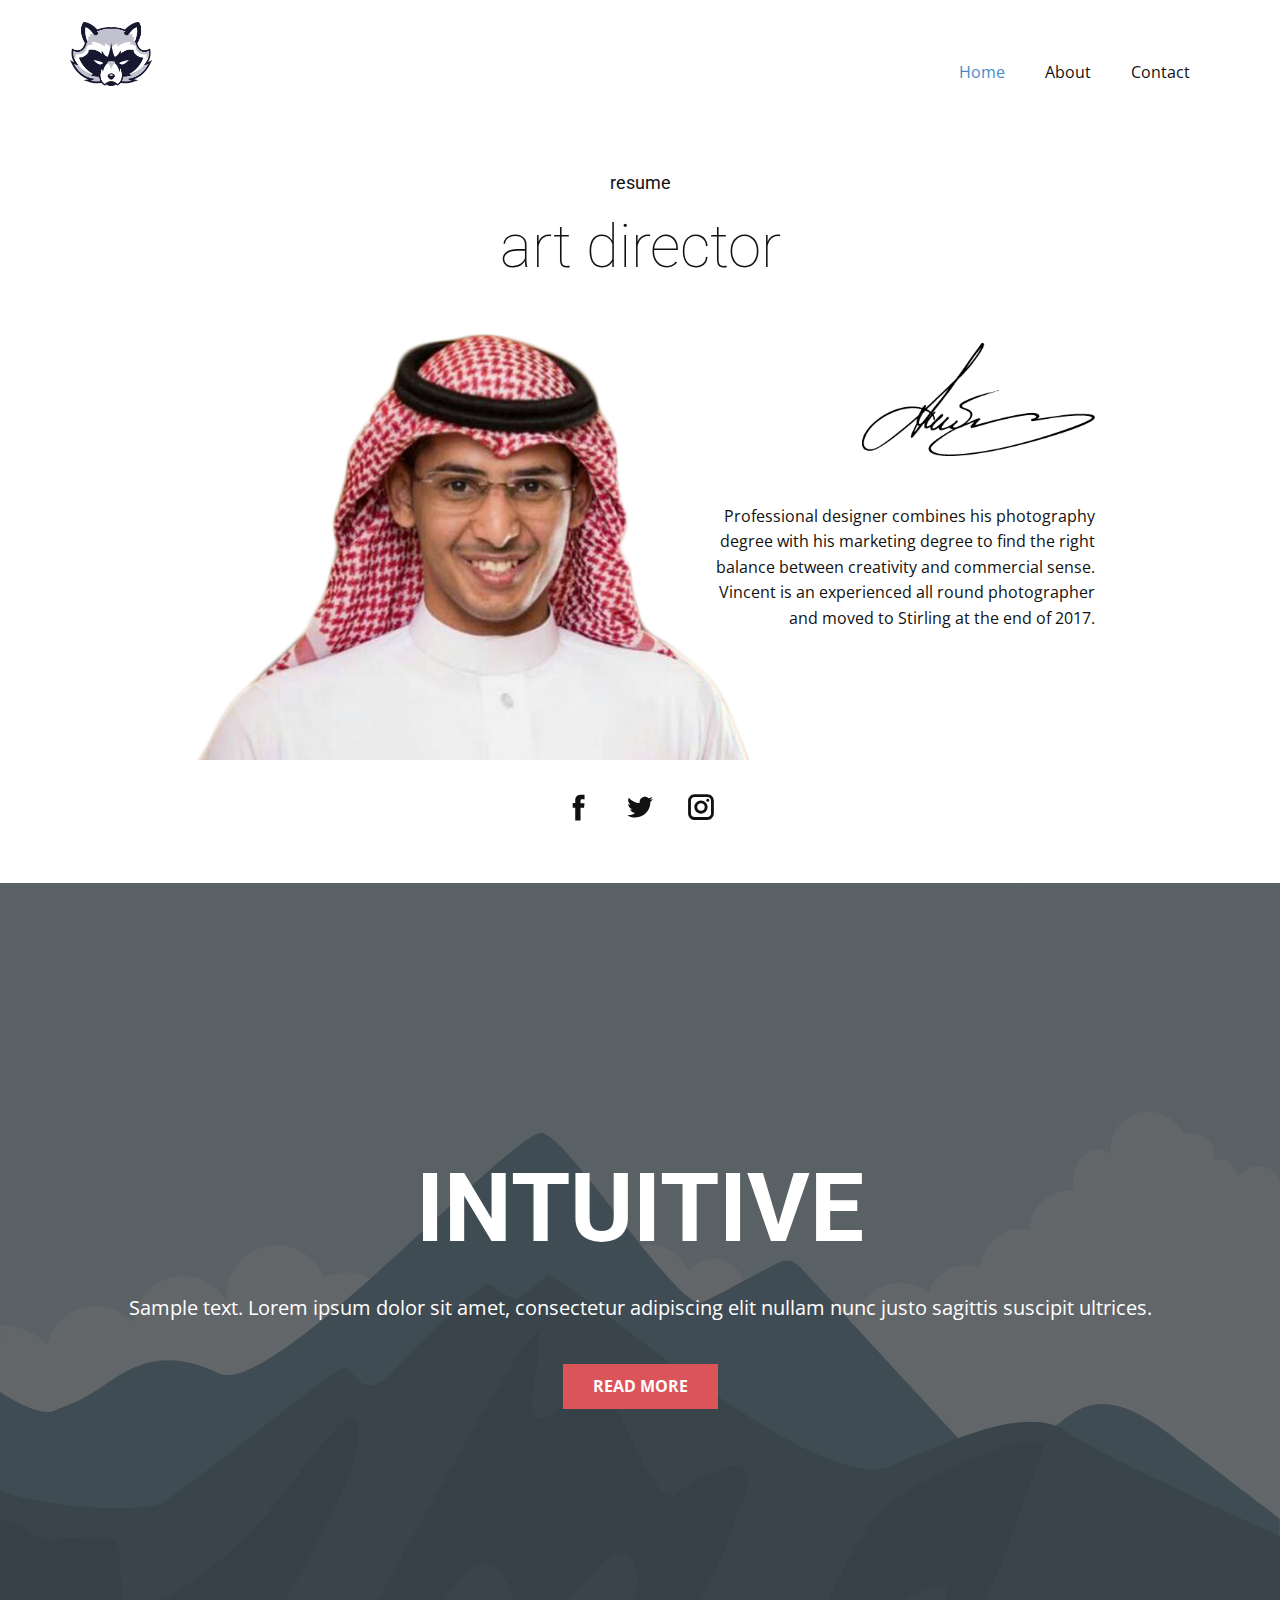
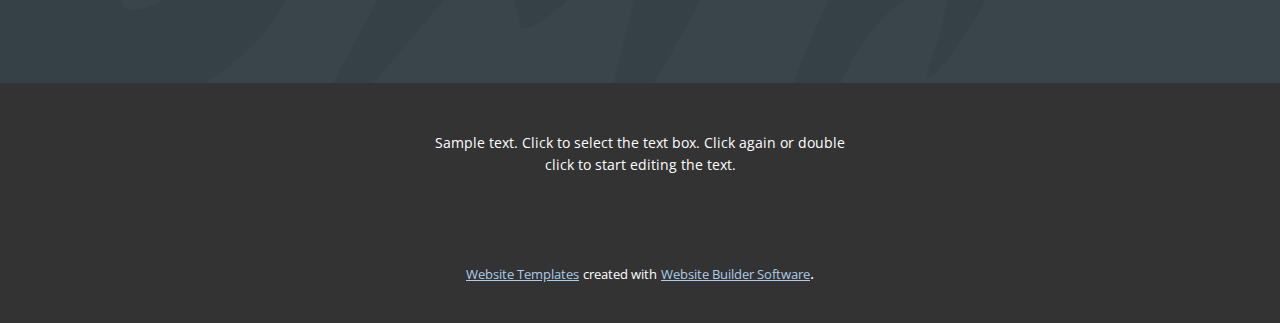
<file: index.html>
<!DOCTYPE html>
<html style="font-size: 16px;">
  <head>
    <meta name="viewport" content="width=device-width, initial-scale=1.0">
    <meta charset="utf-8">
    <meta name="keywords" content="art director, INTUITIVE">
    <meta name="description" content="">
    <meta name="page_type" content="np-template-header-footer-from-plugin">
    <title>Home</title>
    <link rel="stylesheet" href="nicepage.css" media="screen">
<link rel="stylesheet" href="Home.css" media="screen">
    <script class="u-script" type="text/javascript" src="jquery.js" defer=""></script>
    <script class="u-script" type="text/javascript" src="nicepage.js" defer=""></script>
    <meta name="generator" content="Nicepage 4.2.6, nicepage.com">
    <link id="u-theme-google-font" rel="stylesheet" href="https://fonts.googleapis.com/css?family=Roboto:100,100i,300,300i,400,400i,500,500i,700,700i,900,900i|Open+Sans:300,300i,400,400i,600,600i,700,700i,800,800i">
    
    
    
    <script type="application/ld+json">{
		"@context": "http://schema.org",
		"@type": "Organization",
		"name": "",
		"logo": "images/422f18ee6565720c2ac24beb805889554ec9608e19ecd1fb407080ee5baa9e9a51da5769432a87fde53e5b4554cbbc0b646c91206f1bcb8b882e79_1280.png"
}</script>
    <meta name="theme-color" content="#478ac9">
    <meta property="og:title" content="Home">
    <meta property="og:type" content="website">
  </head>
  <body data-home-page="Home.html" data-home-page-title="Home" class="u-body"><header class="u-clearfix u-header u-header" id="sec-8539"><div class="u-clearfix u-sheet u-valign-middle u-sheet-1">
        <a href="https://nicepage.com" class="u-image u-logo u-image-1" data-image-width="1280" data-image-height="998">
          <img src="images/422f18ee6565720c2ac24beb805889554ec9608e19ecd1fb407080ee5baa9e9a51da5769432a87fde53e5b4554cbbc0b646c91206f1bcb8b882e79_1280.png" class="u-logo-image u-logo-image-1">
        </a>
        <nav class="u-menu u-menu-dropdown u-offcanvas u-menu-1">
          <div class="menu-collapse" style="font-size: 1rem; letter-spacing: 0px;">
            <a class="u-button-style u-custom-left-right-menu-spacing u-custom-padding-bottom u-custom-top-bottom-menu-spacing u-nav-link u-text-active-palette-1-base u-text-hover-palette-2-base" href="#">
              <svg viewBox="0 0 24 24"><use xmlns:xlink="http://www.w3.org/1999/xlink" xlink:href="#menu-hamburger"></use></svg>
              <svg version="1.1" xmlns="http://www.w3.org/2000/svg" xmlns:xlink="http://www.w3.org/1999/xlink"><defs><symbol id="menu-hamburger" viewBox="0 0 16 16" style="width: 16px; height: 16px;"><rect y="1" width="16" height="2"></rect><rect y="7" width="16" height="2"></rect><rect y="13" width="16" height="2"></rect>
</symbol>
</defs></svg>
            </a>
          </div>
          <div class="u-nav-container">
            <ul class="u-nav u-unstyled u-nav-1"><li class="u-nav-item"><a class="u-button-style u-nav-link u-text-active-palette-1-base u-text-hover-palette-2-base" href="Home.html" style="padding: 10px 20px;">Home</a>
</li><li class="u-nav-item"><a class="u-button-style u-nav-link u-text-active-palette-1-base u-text-hover-palette-2-base" href="About.html" style="padding: 10px 20px;">About</a>
</li><li class="u-nav-item"><a class="u-button-style u-nav-link u-text-active-palette-1-base u-text-hover-palette-2-base" href="Contact.html" style="padding: 10px 20px;">Contact</a>
</li></ul>
          </div>
          <div class="u-nav-container-collapse">
            <div class="u-black u-container-style u-inner-container-layout u-opacity u-opacity-95 u-sidenav">
              <div class="u-inner-container-layout u-sidenav-overflow">
                <div class="u-menu-close"></div>
                <ul class="u-align-center u-nav u-popupmenu-items u-unstyled u-nav-2"><li class="u-nav-item"><a class="u-button-style u-nav-link" href="Home.html">Home</a>
</li><li class="u-nav-item"><a class="u-button-style u-nav-link" href="About.html">About</a>
</li><li class="u-nav-item"><a class="u-button-style u-nav-link" href="Contact.html">Contact</a>
</li></ul>
              </div>
            </div>
            <div class="u-black u-menu-overlay u-opacity u-opacity-70"></div>
          </div>
        </nav>
      </div></header>
    <section class="u-align-center u-clearfix u-section-1" id="carousel_e412">
      <div class="u-clearfix u-sheet u-sheet-1">
        <h6 class="u-text u-text-default u-text-1">resume</h6>
        <h2 class="u-text u-text-default u-text-2">art director</h2>
        <div class="u-align-right u-container-style u-expanded-width-sm u-expanded-width-xs u-group u-group-1">
          <div class="u-container-layout u-container-layout-1">
            <img class="u-image u-image-1" src="images/2.png" data-image-width="1142" data-image-height="1200">
            <p class="u-text u-text-3">Professional designer combines his photography degree with his marketing degree to find the right balance between creativity and commercial sense. Vincent is an experienced all round photographer and moved to Stirling at the end of 2017.</p>
            <img src="images/___._.png" alt="" class="u-image u-image-default u-image-2" data-image-width="320" data-image-height="155">
          </div>
        </div>
        <div class="u-social-icons u-spacing-29 u-social-icons-1">
          <a class="u-social-url" target="_blank" href=""><span class="u-icon u-icon-circle u-social-facebook u-social-icon u-icon-1"><svg class="u-svg-link" preserveAspectRatio="xMidYMin slice" viewBox="0 0 112 112" style=""><use xmlns:xlink="http://www.w3.org/1999/xlink" xlink:href="#svg-a6e4"></use></svg><svg xmlns="http://www.w3.org/2000/svg" xmlns:xlink="http://www.w3.org/1999/xlink" version="1.1" xml:space="preserve" class="u-svg-content" viewBox="0 0 112 112" x="0px" y="0px" id="svg-a6e4"><path d="M75.5,28.8H65.4c-1.5,0-4,0.9-4,4.3v9.4h13.9l-1.5,15.8H61.4v45.1H42.8V58.3h-8.8V42.4h8.8V32.2 c0-7.4,3.4-18.8,18.8-18.8h13.8v15.4H75.5z"></path></svg></span>
          </a>
          <a class="u-social-url" target="_blank" href=""><span class="u-icon u-icon-circle u-social-icon u-social-twitter u-icon-2"><svg class="u-svg-link" preserveAspectRatio="xMidYMin slice" viewBox="0 0 112 112" style=""><use xmlns:xlink="http://www.w3.org/1999/xlink" xlink:href="#svg-976a"></use></svg><svg xmlns="http://www.w3.org/2000/svg" xmlns:xlink="http://www.w3.org/1999/xlink" version="1.1" xml:space="preserve" class="u-svg-content" viewBox="0 0 112 112" x="0px" y="0px" id="svg-976a"><path d="M92.2,38.2c0,0.8,0,1.6,0,2.3c0,24.3-18.6,52.4-52.6,52.4c-10.6,0.1-20.2-2.9-28.5-8.2 c1.4,0.2,2.9,0.2,4.4,0.2c8.7,0,16.7-2.9,23-7.9c-8.1-0.2-14.9-5.5-17.3-12.8c1.1,0.2,2.4,0.2,3.4,0.2c1.6,0,3.3-0.2,4.8-0.7 c-8.4-1.6-14.9-9.2-14.9-18c0-0.2,0-0.2,0-0.2c2.5,1.4,5.4,2.2,8.4,2.3c-5-3.3-8.3-8.9-8.3-15.4c0-3.4,1-6.5,2.5-9.2 c9.1,11.1,22.7,18.5,38,19.2c-0.2-1.4-0.4-2.8-0.4-4.3c0.1-10,8.3-18.2,18.5-18.2c5.4,0,10.1,2.2,13.5,5.7c4.3-0.8,8.1-2.3,11.7-4.5 c-1.4,4.3-4.3,7.9-8.1,10.1c3.7-0.4,7.3-1.4,10.6-2.9C98.9,32.3,95.7,35.5,92.2,38.2z"></path></svg></span>
          </a>
          <a class="u-social-url" target="_blank" href=""><span class="u-icon u-icon-circle u-social-icon u-social-instagram u-icon-3"><svg class="u-svg-link" preserveAspectRatio="xMidYMin slice" viewBox="0 0 112 112" style=""><use xmlns:xlink="http://www.w3.org/1999/xlink" xlink:href="#svg-acf1"></use></svg><svg xmlns="http://www.w3.org/2000/svg" xmlns:xlink="http://www.w3.org/1999/xlink" version="1.1" xml:space="preserve" class="u-svg-content" viewBox="0 0 112 112" x="0px" y="0px" id="svg-acf1"><path d="M55.9,32.9c-12.8,0-23.2,10.4-23.2,23.2s10.4,23.2,23.2,23.2s23.2-10.4,23.2-23.2S68.7,32.9,55.9,32.9z M55.9,69.4c-7.4,0-13.3-6-13.3-13.3c-0.1-7.4,6-13.3,13.3-13.3s13.3,6,13.3,13.3C69.3,63.5,63.3,69.4,55.9,69.4z"></path><path d="M79.7,26.8c-3,0-5.4,2.5-5.4,5.4s2.5,5.4,5.4,5.4c3,0,5.4-2.5,5.4-5.4S82.7,26.8,79.7,26.8z"></path><path d="M78.2,11H33.5C21,11,10.8,21.3,10.8,33.7v44.7c0,12.6,10.2,22.8,22.7,22.8h44.7c12.6,0,22.7-10.2,22.7-22.7 V33.7C100.8,21.1,90.6,11,78.2,11z M91,78.4c0,7.1-5.8,12.8-12.8,12.8H33.5c-7.1,0-12.8-5.8-12.8-12.8V33.7 c0-7.1,5.8-12.8,12.8-12.8h44.7c7.1,0,12.8,5.8,12.8,12.8V78.4z"></path></svg></span>
          </a>
        </div>
      </div>
    </section>
    <section class="u-align-center u-clearfix u-image u-shading u-section-2" src="" data-image-width="256" data-image-height="256" id="sec-5787">
      <div class="u-clearfix u-sheet u-valign-middle u-sheet-1">
        <h1 class="u-text u-text-default u-title u-text-1">INTUITIVE</h1>
        <p class="u-large-text u-text u-text-default u-text-variant u-text-2">Sample text. Lorem ipsum dolor sit amet, consectetur adipiscing elit nullam nunc justo sagittis suscipit ultrices.</p>
        <a href="#" class="u-btn u-button-style u-palette-2-base u-btn-1">Read More</a>
      </div>
    </section>
    
    
    <footer class="u-align-center u-clearfix u-footer u-grey-80 u-footer" id="sec-fe2e"><div class="u-clearfix u-sheet u-sheet-1">
        <p class="u-small-text u-text u-text-variant u-text-1">Sample text. Click to select the text box. Click again or double click to start editing the text.</p>
      </div></footer>
    <section class="u-backlink u-clearfix u-grey-80">
      <a class="u-link" href="https://nicepage.com/website-templates" target="_blank">
        <span>Website Templates</span>
      </a>
      <p class="u-text">
        <span>created with</span>
      </p>
      <a class="u-link" href="" target="_blank">
        <span>Website Builder Software</span>
      </a>. 
    </section>
  </body>
</html>
</file>
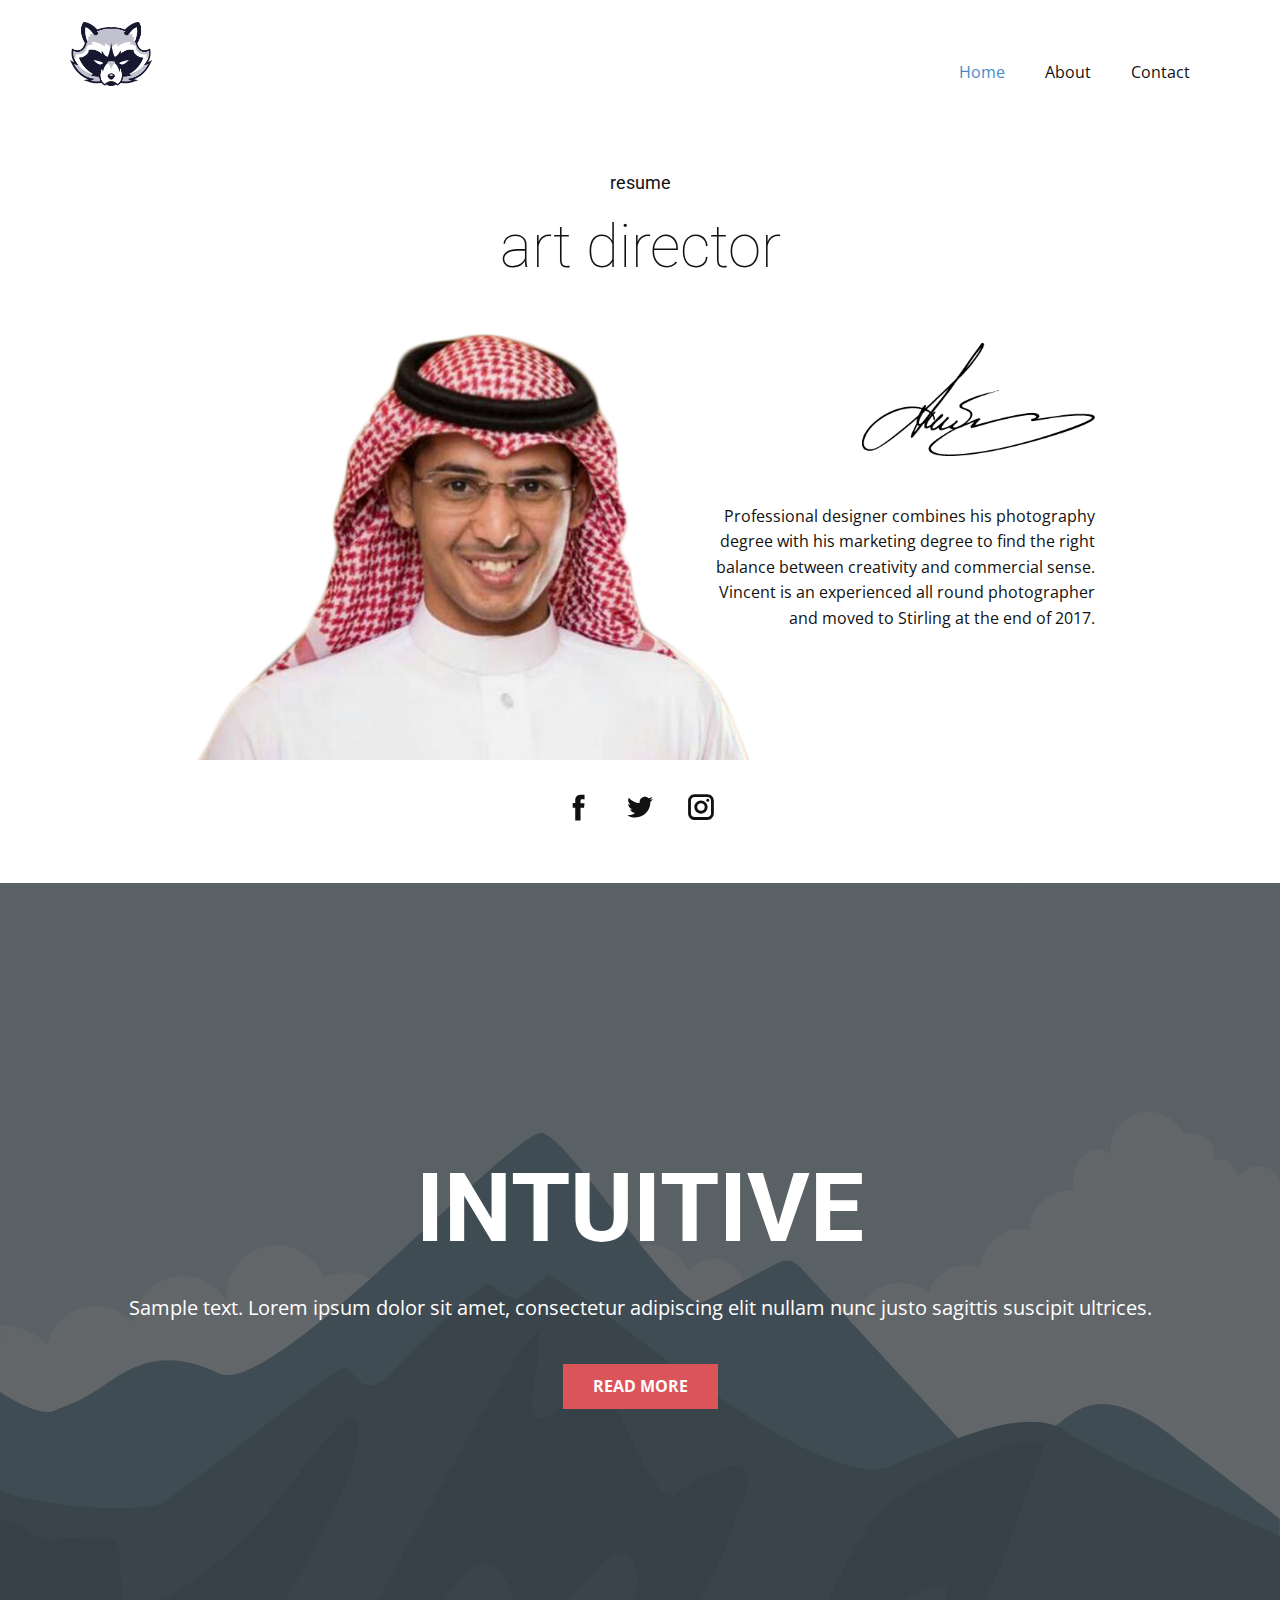
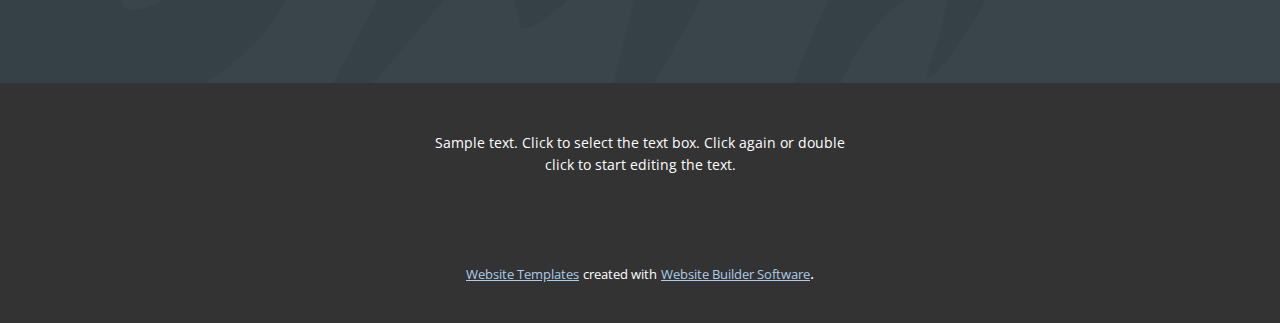
<file: Home.html>
<!DOCTYPE html>
<html style="font-size: 16px;">
  <head>
    <meta name="viewport" content="width=device-width, initial-scale=1.0">
    <meta charset="utf-8">
    <meta name="keywords" content="art director, INTUITIVE">
    <meta name="description" content="">
    <meta name="page_type" content="np-template-header-footer-from-plugin">
    <title>Home</title>
    <link rel="stylesheet" href="nicepage.css" media="screen">
<link rel="stylesheet" href="Home.css" media="screen">
    <script class="u-script" type="text/javascript" src="jquery.js" defer=""></script>
    <script class="u-script" type="text/javascript" src="nicepage.js" defer=""></script>
    <meta name="generator" content="Nicepage 4.2.6, nicepage.com">
    <link id="u-theme-google-font" rel="stylesheet" href="https://fonts.googleapis.com/css?family=Roboto:100,100i,300,300i,400,400i,500,500i,700,700i,900,900i|Open+Sans:300,300i,400,400i,600,600i,700,700i,800,800i">
    
    
    
    <script type="application/ld+json">{
		"@context": "http://schema.org",
		"@type": "Organization",
		"name": "",
		"logo": "images/422f18ee6565720c2ac24beb805889554ec9608e19ecd1fb407080ee5baa9e9a51da5769432a87fde53e5b4554cbbc0b646c91206f1bcb8b882e79_1280.png"
}</script>
    <meta name="theme-color" content="#478ac9">
    <meta property="og:title" content="Home">
    <meta property="og:type" content="website">
  </head>
  <body class="u-body"><header class="u-clearfix u-header u-header" id="sec-8539"><div class="u-clearfix u-sheet u-valign-middle u-sheet-1">
        <a href="https://nicepage.com" class="u-image u-logo u-image-1" data-image-width="1280" data-image-height="998">
          <img src="images/422f18ee6565720c2ac24beb805889554ec9608e19ecd1fb407080ee5baa9e9a51da5769432a87fde53e5b4554cbbc0b646c91206f1bcb8b882e79_1280.png" class="u-logo-image u-logo-image-1">
        </a>
        <nav class="u-menu u-menu-dropdown u-offcanvas u-menu-1">
          <div class="menu-collapse" style="font-size: 1rem; letter-spacing: 0px;">
            <a class="u-button-style u-custom-left-right-menu-spacing u-custom-padding-bottom u-custom-top-bottom-menu-spacing u-nav-link u-text-active-palette-1-base u-text-hover-palette-2-base" href="#">
              <svg viewBox="0 0 24 24"><use xmlns:xlink="http://www.w3.org/1999/xlink" xlink:href="#menu-hamburger"></use></svg>
              <svg version="1.1" xmlns="http://www.w3.org/2000/svg" xmlns:xlink="http://www.w3.org/1999/xlink"><defs><symbol id="menu-hamburger" viewBox="0 0 16 16" style="width: 16px; height: 16px;"><rect y="1" width="16" height="2"></rect><rect y="7" width="16" height="2"></rect><rect y="13" width="16" height="2"></rect>
</symbol>
</defs></svg>
            </a>
          </div>
          <div class="u-nav-container">
            <ul class="u-nav u-unstyled u-nav-1"><li class="u-nav-item"><a class="u-button-style u-nav-link u-text-active-palette-1-base u-text-hover-palette-2-base" href="Home.html" style="padding: 10px 20px;">Home</a>
</li><li class="u-nav-item"><a class="u-button-style u-nav-link u-text-active-palette-1-base u-text-hover-palette-2-base" href="About.html" style="padding: 10px 20px;">About</a>
</li><li class="u-nav-item"><a class="u-button-style u-nav-link u-text-active-palette-1-base u-text-hover-palette-2-base" href="Contact.html" style="padding: 10px 20px;">Contact</a>
</li></ul>
          </div>
          <div class="u-nav-container-collapse">
            <div class="u-black u-container-style u-inner-container-layout u-opacity u-opacity-95 u-sidenav">
              <div class="u-inner-container-layout u-sidenav-overflow">
                <div class="u-menu-close"></div>
                <ul class="u-align-center u-nav u-popupmenu-items u-unstyled u-nav-2"><li class="u-nav-item"><a class="u-button-style u-nav-link" href="Home.html">Home</a>
</li><li class="u-nav-item"><a class="u-button-style u-nav-link" href="About.html">About</a>
</li><li class="u-nav-item"><a class="u-button-style u-nav-link" href="Contact.html">Contact</a>
</li></ul>
              </div>
            </div>
            <div class="u-black u-menu-overlay u-opacity u-opacity-70"></div>
          </div>
        </nav>
      </div></header>
    <section class="u-align-center u-clearfix u-section-1" id="carousel_e412">
      <div class="u-clearfix u-sheet u-sheet-1">
        <h6 class="u-text u-text-default u-text-1">resume</h6>
        <h2 class="u-text u-text-default u-text-2">art director</h2>
        <div class="u-align-right u-container-style u-expanded-width-sm u-expanded-width-xs u-group u-group-1">
          <div class="u-container-layout u-container-layout-1">
            <img class="u-image u-image-1" src="images/2.png" data-image-width="1142" data-image-height="1200">
            <p class="u-text u-text-3">Professional designer combines his photography degree with his marketing degree to find the right balance between creativity and commercial sense. Vincent is an experienced all round photographer and moved to Stirling at the end of 2017.</p>
            <img src="images/___._.png" alt="" class="u-image u-image-default u-image-2" data-image-width="320" data-image-height="155">
          </div>
        </div>
        <div class="u-social-icons u-spacing-29 u-social-icons-1">
          <a class="u-social-url" target="_blank" href=""><span class="u-icon u-icon-circle u-social-facebook u-social-icon u-icon-1"><svg class="u-svg-link" preserveAspectRatio="xMidYMin slice" viewBox="0 0 112 112" style=""><use xmlns:xlink="http://www.w3.org/1999/xlink" xlink:href="#svg-a6e4"></use></svg><svg xmlns="http://www.w3.org/2000/svg" xmlns:xlink="http://www.w3.org/1999/xlink" version="1.1" xml:space="preserve" class="u-svg-content" viewBox="0 0 112 112" x="0px" y="0px" id="svg-a6e4"><path d="M75.5,28.8H65.4c-1.5,0-4,0.9-4,4.3v9.4h13.9l-1.5,15.8H61.4v45.1H42.8V58.3h-8.8V42.4h8.8V32.2 c0-7.4,3.4-18.8,18.8-18.8h13.8v15.4H75.5z"></path></svg></span>
          </a>
          <a class="u-social-url" target="_blank" href=""><span class="u-icon u-icon-circle u-social-icon u-social-twitter u-icon-2"><svg class="u-svg-link" preserveAspectRatio="xMidYMin slice" viewBox="0 0 112 112" style=""><use xmlns:xlink="http://www.w3.org/1999/xlink" xlink:href="#svg-976a"></use></svg><svg xmlns="http://www.w3.org/2000/svg" xmlns:xlink="http://www.w3.org/1999/xlink" version="1.1" xml:space="preserve" class="u-svg-content" viewBox="0 0 112 112" x="0px" y="0px" id="svg-976a"><path d="M92.2,38.2c0,0.8,0,1.6,0,2.3c0,24.3-18.6,52.4-52.6,52.4c-10.6,0.1-20.2-2.9-28.5-8.2 c1.4,0.2,2.9,0.2,4.4,0.2c8.7,0,16.7-2.9,23-7.9c-8.1-0.2-14.9-5.5-17.3-12.8c1.1,0.2,2.4,0.2,3.4,0.2c1.6,0,3.3-0.2,4.8-0.7 c-8.4-1.6-14.9-9.2-14.9-18c0-0.2,0-0.2,0-0.2c2.5,1.4,5.4,2.2,8.4,2.3c-5-3.3-8.3-8.9-8.3-15.4c0-3.4,1-6.5,2.5-9.2 c9.1,11.1,22.7,18.5,38,19.2c-0.2-1.4-0.4-2.8-0.4-4.3c0.1-10,8.3-18.2,18.5-18.2c5.4,0,10.1,2.2,13.5,5.7c4.3-0.8,8.1-2.3,11.7-4.5 c-1.4,4.3-4.3,7.9-8.1,10.1c3.7-0.4,7.3-1.4,10.6-2.9C98.9,32.3,95.7,35.5,92.2,38.2z"></path></svg></span>
          </a>
          <a class="u-social-url" target="_blank" href=""><span class="u-icon u-icon-circle u-social-icon u-social-instagram u-icon-3"><svg class="u-svg-link" preserveAspectRatio="xMidYMin slice" viewBox="0 0 112 112" style=""><use xmlns:xlink="http://www.w3.org/1999/xlink" xlink:href="#svg-acf1"></use></svg><svg xmlns="http://www.w3.org/2000/svg" xmlns:xlink="http://www.w3.org/1999/xlink" version="1.1" xml:space="preserve" class="u-svg-content" viewBox="0 0 112 112" x="0px" y="0px" id="svg-acf1"><path d="M55.9,32.9c-12.8,0-23.2,10.4-23.2,23.2s10.4,23.2,23.2,23.2s23.2-10.4,23.2-23.2S68.7,32.9,55.9,32.9z M55.9,69.4c-7.4,0-13.3-6-13.3-13.3c-0.1-7.4,6-13.3,13.3-13.3s13.3,6,13.3,13.3C69.3,63.5,63.3,69.4,55.9,69.4z"></path><path d="M79.7,26.8c-3,0-5.4,2.5-5.4,5.4s2.5,5.4,5.4,5.4c3,0,5.4-2.5,5.4-5.4S82.7,26.8,79.7,26.8z"></path><path d="M78.2,11H33.5C21,11,10.8,21.3,10.8,33.7v44.7c0,12.6,10.2,22.8,22.7,22.8h44.7c12.6,0,22.7-10.2,22.7-22.7 V33.7C100.8,21.1,90.6,11,78.2,11z M91,78.4c0,7.1-5.8,12.8-12.8,12.8H33.5c-7.1,0-12.8-5.8-12.8-12.8V33.7 c0-7.1,5.8-12.8,12.8-12.8h44.7c7.1,0,12.8,5.8,12.8,12.8V78.4z"></path></svg></span>
          </a>
        </div>
      </div>
    </section>
    <section class="u-align-center u-clearfix u-image u-shading u-section-2" src="" data-image-width="256" data-image-height="256" id="sec-5787">
      <div class="u-clearfix u-sheet u-valign-middle u-sheet-1">
        <h1 class="u-text u-text-default u-title u-text-1">INTUITIVE</h1>
        <p class="u-large-text u-text u-text-default u-text-variant u-text-2">Sample text. Lorem ipsum dolor sit amet, consectetur adipiscing elit nullam nunc justo sagittis suscipit ultrices.</p>
        <a href="#" class="u-btn u-button-style u-palette-2-base u-btn-1">Read More</a>
      </div>
    </section>
    
    
    <footer class="u-align-center u-clearfix u-footer u-grey-80 u-footer" id="sec-fe2e"><div class="u-clearfix u-sheet u-sheet-1">
        <p class="u-small-text u-text u-text-variant u-text-1">Sample text. Click to select the text box. Click again or double click to start editing the text.</p>
      </div></footer>
    <section class="u-backlink u-clearfix u-grey-80">
      <a class="u-link" href="https://nicepage.com/website-templates" target="_blank">
        <span>Website Templates</span>
      </a>
      <p class="u-text">
        <span>created with</span>
      </p>
      <a class="u-link" href="" target="_blank">
        <span>Website Builder Software</span>
      </a>. 
    </section>
  </body>
</html>
</file>
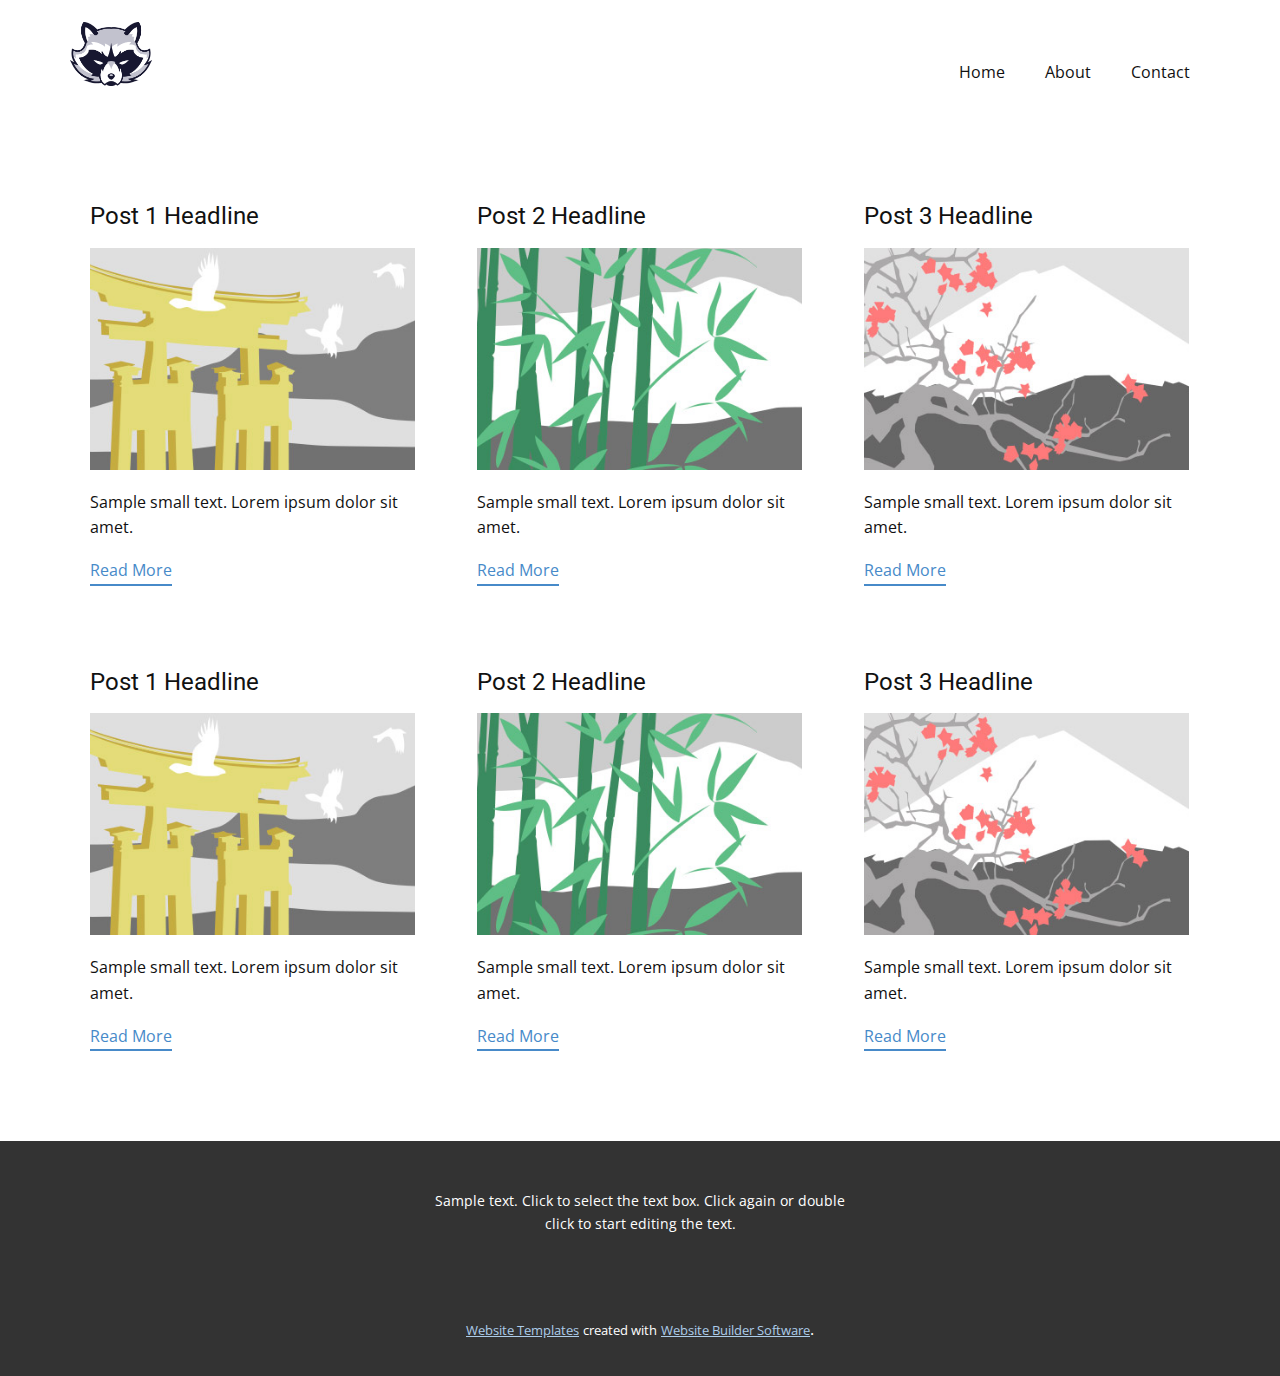
<file: blog/blog.html>
<html style="font-size: 16px;"><head>
    <meta name="viewport" content="width=device-width, initial-scale=1.0">
    <meta charset="utf-8">
    <meta name="keywords" content="">
    <meta name="description" content="">
    <meta name="page_type" content="np-template-header-footer-from-plugin">
    <title>Blog Template</title>
    <link rel="stylesheet" href="../nicepage.css" media="screen">
<link rel="stylesheet" href="../Blog-Template.css" media="screen">
    <script class="u-script" type="text/javascript" src="../jquery.js" defer=""></script>
    <script class="u-script" type="text/javascript" src="../nicepage.js" defer=""></script>
    <meta name="generator" content="Nicepage 4.2.6, nicepage.com">
    <link id="u-theme-google-font" rel="stylesheet" href="https://fonts.googleapis.com/css?family=Roboto:100,100i,300,300i,400,400i,500,500i,700,700i,900,900i|Open+Sans:300,300i,400,400i,600,600i,700,700i,800,800i">
    
    
    <script type="application/ld+json">{
		"@context": "http://schema.org",
		"@type": "Organization",
		"name": "",
		"logo": "images/422f18ee6565720c2ac24beb805889554ec9608e19ecd1fb407080ee5baa9e9a51da5769432a87fde53e5b4554cbbc0b646c91206f1bcb8b882e79_1280.png"
}</script>
    <meta name="theme-color" content="#478ac9">
  </head>
  <body class="u-body"><header class="u-clearfix u-header u-header" id="sec-8539"><div class="u-clearfix u-sheet u-valign-middle u-sheet-1">
        <a href="https://nicepage.com" class="u-image u-logo u-image-1" data-image-width="1280" data-image-height="998">
          <img src="../images/422f18ee6565720c2ac24beb805889554ec9608e19ecd1fb407080ee5baa9e9a51da5769432a87fde53e5b4554cbbc0b646c91206f1bcb8b882e79_1280.png" class="u-logo-image u-logo-image-1">
        </a>
        <nav class="u-menu u-menu-dropdown u-offcanvas u-menu-1">
          <div class="menu-collapse" style="font-size: 1rem; letter-spacing: 0px;">
            <a class="u-button-style u-custom-left-right-menu-spacing u-custom-padding-bottom u-custom-top-bottom-menu-spacing u-nav-link u-text-active-palette-1-base u-text-hover-palette-2-base" href="#">
              <svg viewBox="0 0 24 24"><use xmlns:xlink="http://www.w3.org/1999/xlink" xlink:href="#menu-hamburger"></use></svg>
              <svg version="1.1" xmlns="http://www.w3.org/2000/svg" xmlns:xlink="http://www.w3.org/1999/xlink"><defs><symbol id="menu-hamburger" viewBox="0 0 16 16" style="width: 16px; height: 16px;"><rect y="1" width="16" height="2"></rect><rect y="7" width="16" height="2"></rect><rect y="13" width="16" height="2"></rect>
</symbol>
</defs></svg>
            </a>
          </div>
          <div class="u-nav-container">
            <ul class="u-nav u-unstyled u-nav-1"><li class="u-nav-item"><a class="u-button-style u-nav-link u-text-active-palette-1-base u-text-hover-palette-2-base" href="../Home.html" style="padding: 10px 20px;">Home</a>
</li><li class="u-nav-item"><a class="u-button-style u-nav-link u-text-active-palette-1-base u-text-hover-palette-2-base" href="../About.html" style="padding: 10px 20px;">About</a>
</li><li class="u-nav-item"><a class="u-button-style u-nav-link u-text-active-palette-1-base u-text-hover-palette-2-base" href="../Contact.html" style="padding: 10px 20px;">Contact</a>
</li></ul>
          </div>
          <div class="u-nav-container-collapse">
            <div class="u-black u-container-style u-inner-container-layout u-opacity u-opacity-95 u-sidenav">
              <div class="u-inner-container-layout u-sidenav-overflow">
                <div class="u-menu-close"></div>
                <ul class="u-align-center u-nav u-popupmenu-items u-unstyled u-nav-2"><li class="u-nav-item"><a class="u-button-style u-nav-link" href="../Home.html">Home</a>
</li><li class="u-nav-item"><a class="u-button-style u-nav-link" href="../About.html">About</a>
</li><li class="u-nav-item"><a class="u-button-style u-nav-link" href="../Contact.html">Contact</a>
</li></ul>
              </div>
            </div>
            <div class="u-black u-menu-overlay u-opacity u-opacity-70"></div>
          </div>
        </nav>
      </div></header>
    <section class="u-clearfix u-section-1" id="sec-1901">
      <div class="u-clearfix u-sheet u-valign-middle u-sheet-1"><!--blog--><!--blog_options_json--><!--{"type":"Recent","source":"","tags":"","count":""}--><!--/blog_options_json-->
        <div class="u-blog u-expanded-width u-repeater u-repeater-1"><!--blog_post-->
          <div class="u-blog-post u-container-style u-repeater-item u-white u-repeater-item-1">
            <div class="u-container-layout u-similar-container u-valign-top u-container-layout-1"><!--blog_post_header-->
              <h4 class="u-blog-control u-text u-text-1">
                <a class="u-post-header-link" href="../blog/post-5.html"><!--blog_post_header_content-->Post 1 Headline<!--/blog_post_header_content--></a>
              </h4><!--/blog_post_header--><!--blog_post_image-->
              <a class="u-post-header-link" href="../blog/post-5.html"><img alt="" class="u-blog-control u-expanded-width u-image u-image-default u-image-1" src="[data-uri]"></a><!--/blog_post_image--><!--blog_post_content-->
              <div class="u-blog-control u-post-content u-text u-text-2 fr-view">Sample small text. Lorem ipsum dolor sit amet.</div><!--/blog_post_content--><!--blog_post_readmore-->
              <a href="../blog/post-5.html" class="u-blog-control u-border-2 u-border-palette-1-base u-btn u-btn-rectangle u-button-style u-none u-btn-1"><!--blog_post_readmore_content--><!--options_json--><!--{"content":"","defaultValue":"Read More"}--><!--/options_json-->Read More<!--/blog_post_readmore_content--></a><!--/blog_post_readmore-->
            </div>
          </div><div class="u-blog-post u-container-style u-repeater-item u-video-cover u-white">
            <div class="u-container-layout u-similar-container u-valign-top u-container-layout-2"><!--blog_post_header-->
              <h4 class="u-blog-control u-text u-text-3">
                <a class="u-post-header-link" href="../blog/post-4.html"><!--blog_post_header_content-->Post 2 Headline<!--/blog_post_header_content--></a>
              </h4><!--/blog_post_header--><!--blog_post_image-->
              <a class="u-post-header-link" href="../blog/post-4.html"><img alt="" class="u-blog-control u-expanded-width u-image u-image-default u-image-2" src="[data-uri]"></a><!--/blog_post_image--><!--blog_post_content-->
              <div class="u-blog-control u-post-content u-text u-text-4 fr-view">Sample small text. Lorem ipsum dolor sit amet.</div><!--/blog_post_content--><!--blog_post_readmore-->
              <a href="../blog/post-4.html" class="u-blog-control u-border-2 u-border-palette-1-base u-btn u-btn-rectangle u-button-style u-none u-btn-2"><!--blog_post_readmore_content--><!--options_json--><!--{"content":"","defaultValue":"Read More"}--><!--/options_json-->Read More<!--/blog_post_readmore_content--></a><!--/blog_post_readmore-->
            </div>
          </div><div class="u-blog-post u-container-style u-repeater-item u-video-cover u-white">
            <div class="u-container-layout u-similar-container u-valign-top u-container-layout-3"><!--blog_post_header-->
              <h4 class="u-blog-control u-text u-text-5">
                <a class="u-post-header-link" href="../blog/post-3.html"><!--blog_post_header_content-->Post 3 Headline<!--/blog_post_header_content--></a>
              </h4><!--/blog_post_header--><!--blog_post_image-->
              <a class="u-post-header-link" href="../blog/post-3.html"><img alt="" class="u-blog-control u-expanded-width u-image u-image-default u-image-3" src="[data-uri]"></a><!--/blog_post_image--><!--blog_post_content-->
              <div class="u-blog-control u-post-content u-text u-text-6 fr-view">Sample small text. Lorem ipsum dolor sit amet.</div><!--/blog_post_content--><!--blog_post_readmore-->
              <a href="../blog/post-3.html" class="u-blog-control u-border-2 u-border-palette-1-base u-btn u-btn-rectangle u-button-style u-none u-btn-3"><!--blog_post_readmore_content--><!--options_json--><!--{"content":"","defaultValue":"Read More"}--><!--/options_json-->Read More<!--/blog_post_readmore_content--></a><!--/blog_post_readmore-->
            </div>
          </div><div class="u-blog-post u-container-style u-repeater-item u-white u-repeater-item-1">
            <div class="u-container-layout u-similar-container u-valign-top u-container-layout-1"><!--blog_post_header-->
              <h4 class="u-blog-control u-text u-text-1">
                <a class="u-post-header-link" href="../blog/post-2.html"><!--blog_post_header_content-->Post 1 Headline<!--/blog_post_header_content--></a>
              </h4><!--/blog_post_header--><!--blog_post_image-->
              <a class="u-post-header-link" href="../blog/post-2.html"><img alt="" class="u-blog-control u-expanded-width u-image u-image-default u-image-1" src="[data-uri]"></a><!--/blog_post_image--><!--blog_post_content-->
              <div class="u-blog-control u-post-content u-text u-text-2 fr-view">Sample small text. Lorem ipsum dolor sit amet.</div><!--/blog_post_content--><!--blog_post_readmore-->
              <a href="../blog/post-2.html" class="u-blog-control u-border-2 u-border-palette-1-base u-btn u-btn-rectangle u-button-style u-none u-btn-1"><!--blog_post_readmore_content--><!--options_json--><!--{"content":"","defaultValue":"Read More"}--><!--/options_json-->Read More<!--/blog_post_readmore_content--></a><!--/blog_post_readmore-->
            </div>
          </div><div class="u-blog-post u-container-style u-repeater-item u-video-cover u-white">
            <div class="u-container-layout u-similar-container u-valign-top u-container-layout-2"><!--blog_post_header-->
              <h4 class="u-blog-control u-text u-text-3">
                <a class="u-post-header-link" href="../blog/post-1.html"><!--blog_post_header_content-->Post 2 Headline<!--/blog_post_header_content--></a>
              </h4><!--/blog_post_header--><!--blog_post_image-->
              <a class="u-post-header-link" href="../blog/post-1.html"><img alt="" class="u-blog-control u-expanded-width u-image u-image-default u-image-2" src="[data-uri]"></a><!--/blog_post_image--><!--blog_post_content-->
              <div class="u-blog-control u-post-content u-text u-text-4 fr-view">Sample small text. Lorem ipsum dolor sit amet.</div><!--/blog_post_content--><!--blog_post_readmore-->
              <a href="../blog/post-1.html" class="u-blog-control u-border-2 u-border-palette-1-base u-btn u-btn-rectangle u-button-style u-none u-btn-2"><!--blog_post_readmore_content--><!--options_json--><!--{"content":"","defaultValue":"Read More"}--><!--/options_json-->Read More<!--/blog_post_readmore_content--></a><!--/blog_post_readmore-->
            </div>
          </div><div class="u-blog-post u-container-style u-repeater-item u-video-cover u-white">
            <div class="u-container-layout u-similar-container u-valign-top u-container-layout-3"><!--blog_post_header-->
              <h4 class="u-blog-control u-text u-text-5">
                <a class="u-post-header-link" href="../blog/post.html"><!--blog_post_header_content-->Post 3 Headline<!--/blog_post_header_content--></a>
              </h4><!--/blog_post_header--><!--blog_post_image-->
              <a class="u-post-header-link" href="../blog/post.html"><img alt="" class="u-blog-control u-expanded-width u-image u-image-default u-image-3" src="[data-uri]"></a><!--/blog_post_image--><!--blog_post_content-->
              <div class="u-blog-control u-post-content u-text u-text-6 fr-view">Sample small text. Lorem ipsum dolor sit amet.</div><!--/blog_post_content--><!--blog_post_readmore-->
              <a href="../blog/post.html" class="u-blog-control u-border-2 u-border-palette-1-base u-btn u-btn-rectangle u-button-style u-none u-btn-3"><!--blog_post_readmore_content--><!--options_json--><!--{"content":"","defaultValue":"Read More"}--><!--/options_json-->Read More<!--/blog_post_readmore_content--></a><!--/blog_post_readmore-->
            </div>
          </div><!--/blog_post--><!--blog_post-->
          <!--/blog_post--><!--blog_post-->
          <!--/blog_post-->
        </div><!--/blog-->
      </div>
    </section>
    
    
    <footer class="u-align-center u-clearfix u-footer u-grey-80 u-footer" id="sec-fe2e"><div class="u-clearfix u-sheet u-sheet-1">
        <p class="u-small-text u-text u-text-variant u-text-1">Sample text. Click to select the text box. Click again or double click to start editing the text.</p>
      </div></footer>
    <section class="u-backlink u-clearfix u-grey-80">
      <a class="u-link" href="https://nicepage.com/website-templates" target="_blank">
        <span>Website Templates</span>
      </a>
      <p class="u-text">
        <span>created with</span>
      </p>
      <a class="u-link" href="" target="_blank">
        <span>Website Builder Software</span>
      </a>. 
    </section>
  
</body></html>
</file>
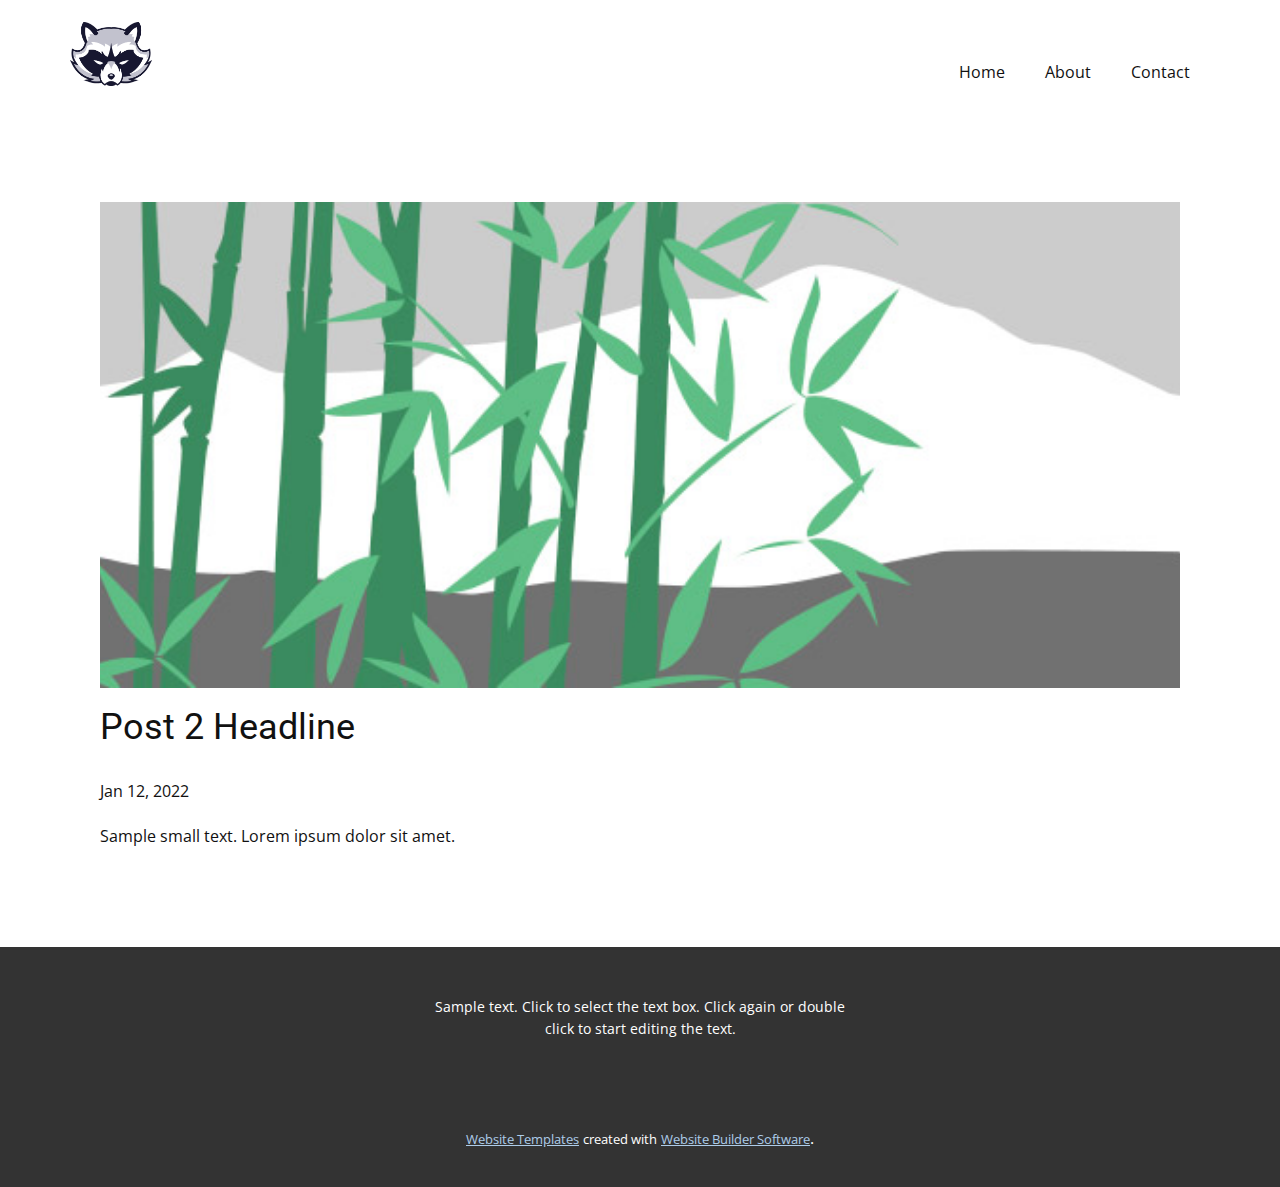
<file: blog/post-1.html>
<!doctype html>
<html style="font-size: 16px;"><head>
    <meta name="viewport" content="width=device-width, initial-scale=1.0">
    <meta charset="utf-8">
    <meta name="keywords" content="Post 1 Headline">
    <meta name="description" content="">
    <meta name="page_type" content="np-template-header-footer-from-plugin">
    <title>Post 2 Headline</title>
    <link rel="stylesheet" href="../nicepage.css" media="screen">
<link rel="stylesheet" href="../Post-Template.css" media="screen">
    <script class="u-script" type="text/javascript" src="../jquery.js" defer=""></script>
    <script class="u-script" type="text/javascript" src="../nicepage.js" defer=""></script>
    <meta name="generator" content="Nicepage 4.2.6, nicepage.com">
    <link id="u-theme-google-font" rel="stylesheet" href="https://fonts.googleapis.com/css?family=Roboto:100,100i,300,300i,400,400i,500,500i,700,700i,900,900i|Open+Sans:300,300i,400,400i,600,600i,700,700i,800,800i">
    
    
    <script type="application/ld+json">{
		"@context": "http://schema.org",
		"@type": "Organization",
		"name": "",
		"logo": "images/422f18ee6565720c2ac24beb805889554ec9608e19ecd1fb407080ee5baa9e9a51da5769432a87fde53e5b4554cbbc0b646c91206f1bcb8b882e79_1280.png"
}</script>
    <meta name="theme-color" content="#478ac9">
  </head>
  <body class="u-body"><header class="u-clearfix u-header u-header" id="sec-8539"><div class="u-clearfix u-sheet u-valign-middle u-sheet-1">
        <a href="https://nicepage.com" class="u-image u-logo u-image-1" data-image-width="1280" data-image-height="998">
          <img src="../images/422f18ee6565720c2ac24beb805889554ec9608e19ecd1fb407080ee5baa9e9a51da5769432a87fde53e5b4554cbbc0b646c91206f1bcb8b882e79_1280.png" class="u-logo-image u-logo-image-1">
        </a>
        <nav class="u-menu u-menu-dropdown u-offcanvas u-menu-1">
          <div class="menu-collapse" style="font-size: 1rem; letter-spacing: 0px;">
            <a class="u-button-style u-custom-left-right-menu-spacing u-custom-padding-bottom u-custom-top-bottom-menu-spacing u-nav-link u-text-active-palette-1-base u-text-hover-palette-2-base" href="#">
              <svg viewBox="0 0 24 24"><use xmlns:xlink="http://www.w3.org/1999/xlink" xlink:href="#menu-hamburger"></use></svg>
              <svg version="1.1" xmlns="http://www.w3.org/2000/svg" xmlns:xlink="http://www.w3.org/1999/xlink"><defs><symbol id="menu-hamburger" viewBox="0 0 16 16" style="width: 16px; height: 16px;"><rect y="1" width="16" height="2"></rect><rect y="7" width="16" height="2"></rect><rect y="13" width="16" height="2"></rect>
</symbol>
</defs></svg>
            </a>
          </div>
          <div class="u-nav-container">
            <ul class="u-nav u-unstyled u-nav-1"><li class="u-nav-item"><a class="u-button-style u-nav-link u-text-active-palette-1-base u-text-hover-palette-2-base" href="../Home.html" style="padding: 10px 20px;">Home</a>
</li><li class="u-nav-item"><a class="u-button-style u-nav-link u-text-active-palette-1-base u-text-hover-palette-2-base" href="../About.html" style="padding: 10px 20px;">About</a>
</li><li class="u-nav-item"><a class="u-button-style u-nav-link u-text-active-palette-1-base u-text-hover-palette-2-base" href="../Contact.html" style="padding: 10px 20px;">Contact</a>
</li></ul>
          </div>
          <div class="u-nav-container-collapse">
            <div class="u-black u-container-style u-inner-container-layout u-opacity u-opacity-95 u-sidenav">
              <div class="u-inner-container-layout u-sidenav-overflow">
                <div class="u-menu-close"></div>
                <ul class="u-align-center u-nav u-popupmenu-items u-unstyled u-nav-2"><li class="u-nav-item"><a class="u-button-style u-nav-link" href="../Home.html">Home</a>
</li><li class="u-nav-item"><a class="u-button-style u-nav-link" href="../About.html">About</a>
</li><li class="u-nav-item"><a class="u-button-style u-nav-link" href="../Contact.html">Contact</a>
</li></ul>
              </div>
            </div>
            <div class="u-black u-menu-overlay u-opacity u-opacity-70"></div>
          </div>
        </nav>
      </div></header>
    <section class="u-align-center u-clearfix u-section-1" id="sec-964b">
      <div class="u-clearfix u-sheet u-valign-middle-md u-valign-middle-sm u-valign-middle-xs u-sheet-1"><!--post_details--><!--post_details_options_json--><!--{"source":""}--><!--/post_details_options_json--><!--blog_post-->
        <div class="u-container-style u-expanded-width u-post-details u-post-details-1">
          <div class="u-container-layout u-valign-middle u-container-layout-1"><!--blog_post_image-->
            <img alt="" class="u-blog-control u-expanded-width u-image u-image-default u-image-1" src="[data-uri]"><!--/blog_post_image--><!--blog_post_header-->
            <h2 class="u-blog-control u-text u-text-1">Post 2 Headline</h2><!--/blog_post_header--><!--blog_post_metadata-->
            <div class="u-blog-control u-metadata u-metadata-1"><!--blog_post_metadata_date-->
              <span class="u-meta-date u-meta-icon">Jan 12, 2022</span><!--/blog_post_metadata_date--><!--blog_post_metadata_category-->
              <!--/blog_post_metadata_category--><!--blog_post_metadata_comments-->
              <!--/blog_post_metadata_comments-->
            </div><!--/blog_post_metadata--><!--blog_post_content-->
            <div class="u-align-justify u-blog-control u-post-content u-text u-text-2 fr-view">
  Sample small text. Lorem ipsum dolor sit amet.
  </div><!--/blog_post_content-->
          </div>
        </div><!--/blog_post--><!--/post_details-->
      </div>
    </section>
    
    
    <footer class="u-align-center u-clearfix u-footer u-grey-80 u-footer" id="sec-fe2e"><div class="u-clearfix u-sheet u-sheet-1">
        <p class="u-small-text u-text u-text-variant u-text-1">Sample text. Click to select the text box. Click again or double click to start editing the text.</p>
      </div></footer>
    <section class="u-backlink u-clearfix u-grey-80">
      <a class="u-link" href="https://nicepage.com/website-templates" target="_blank">
        <span>Website Templates</span>
      </a>
      <p class="u-text">
        <span>created with</span>
      </p>
      <a class="u-link" href="" target="_blank">
        <span>Website Builder Software</span>
      </a>. 
    </section>
  
</body></html>
</file>
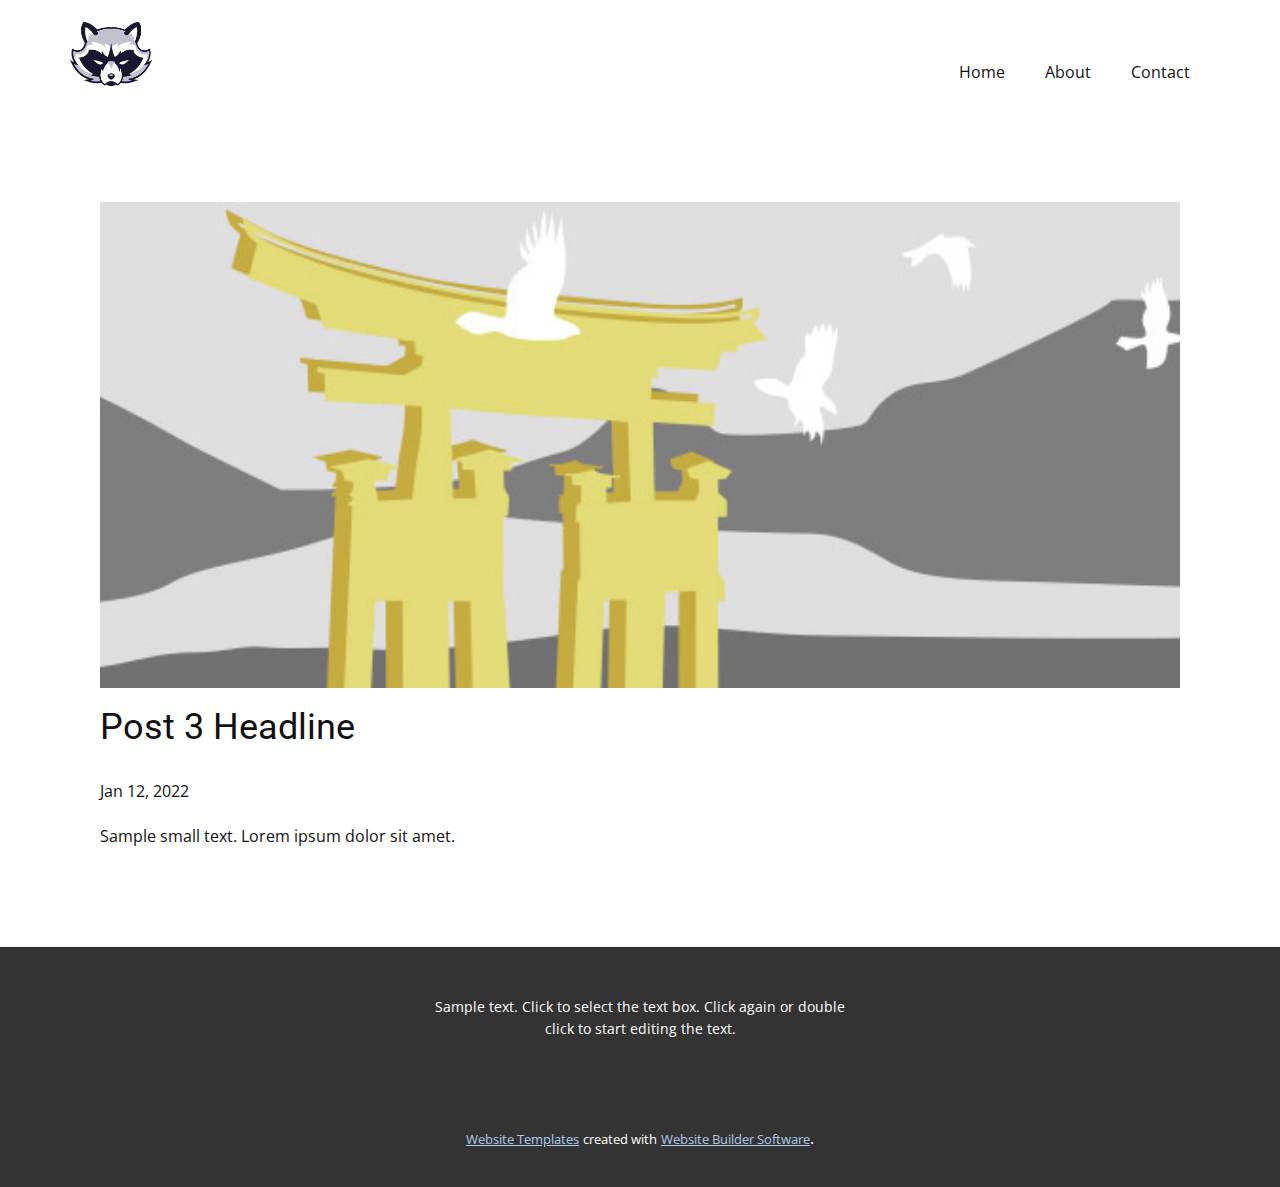
<file: blog/post-2.html>
<!doctype html>
<html style="font-size: 16px;"><head>
    <meta name="viewport" content="width=device-width, initial-scale=1.0">
    <meta charset="utf-8">
    <meta name="keywords" content="Post 1 Headline">
    <meta name="description" content="">
    <meta name="page_type" content="np-template-header-footer-from-plugin">
    <title>Post 3 Headline</title>
    <link rel="stylesheet" href="../nicepage.css" media="screen">
<link rel="stylesheet" href="../Post-Template.css" media="screen">
    <script class="u-script" type="text/javascript" src="../jquery.js" defer=""></script>
    <script class="u-script" type="text/javascript" src="../nicepage.js" defer=""></script>
    <meta name="generator" content="Nicepage 4.2.6, nicepage.com">
    <link id="u-theme-google-font" rel="stylesheet" href="https://fonts.googleapis.com/css?family=Roboto:100,100i,300,300i,400,400i,500,500i,700,700i,900,900i|Open+Sans:300,300i,400,400i,600,600i,700,700i,800,800i">
    
    
    <script type="application/ld+json">{
		"@context": "http://schema.org",
		"@type": "Organization",
		"name": "",
		"logo": "images/422f18ee6565720c2ac24beb805889554ec9608e19ecd1fb407080ee5baa9e9a51da5769432a87fde53e5b4554cbbc0b646c91206f1bcb8b882e79_1280.png"
}</script>
    <meta name="theme-color" content="#478ac9">
  </head>
  <body class="u-body"><header class="u-clearfix u-header u-header" id="sec-8539"><div class="u-clearfix u-sheet u-valign-middle u-sheet-1">
        <a href="https://nicepage.com" class="u-image u-logo u-image-1" data-image-width="1280" data-image-height="998">
          <img src="../images/422f18ee6565720c2ac24beb805889554ec9608e19ecd1fb407080ee5baa9e9a51da5769432a87fde53e5b4554cbbc0b646c91206f1bcb8b882e79_1280.png" class="u-logo-image u-logo-image-1">
        </a>
        <nav class="u-menu u-menu-dropdown u-offcanvas u-menu-1">
          <div class="menu-collapse" style="font-size: 1rem; letter-spacing: 0px;">
            <a class="u-button-style u-custom-left-right-menu-spacing u-custom-padding-bottom u-custom-top-bottom-menu-spacing u-nav-link u-text-active-palette-1-base u-text-hover-palette-2-base" href="#">
              <svg viewBox="0 0 24 24"><use xmlns:xlink="http://www.w3.org/1999/xlink" xlink:href="#menu-hamburger"></use></svg>
              <svg version="1.1" xmlns="http://www.w3.org/2000/svg" xmlns:xlink="http://www.w3.org/1999/xlink"><defs><symbol id="menu-hamburger" viewBox="0 0 16 16" style="width: 16px; height: 16px;"><rect y="1" width="16" height="2"></rect><rect y="7" width="16" height="2"></rect><rect y="13" width="16" height="2"></rect>
</symbol>
</defs></svg>
            </a>
          </div>
          <div class="u-nav-container">
            <ul class="u-nav u-unstyled u-nav-1"><li class="u-nav-item"><a class="u-button-style u-nav-link u-text-active-palette-1-base u-text-hover-palette-2-base" href="../Home.html" style="padding: 10px 20px;">Home</a>
</li><li class="u-nav-item"><a class="u-button-style u-nav-link u-text-active-palette-1-base u-text-hover-palette-2-base" href="../About.html" style="padding: 10px 20px;">About</a>
</li><li class="u-nav-item"><a class="u-button-style u-nav-link u-text-active-palette-1-base u-text-hover-palette-2-base" href="../Contact.html" style="padding: 10px 20px;">Contact</a>
</li></ul>
          </div>
          <div class="u-nav-container-collapse">
            <div class="u-black u-container-style u-inner-container-layout u-opacity u-opacity-95 u-sidenav">
              <div class="u-inner-container-layout u-sidenav-overflow">
                <div class="u-menu-close"></div>
                <ul class="u-align-center u-nav u-popupmenu-items u-unstyled u-nav-2"><li class="u-nav-item"><a class="u-button-style u-nav-link" href="../Home.html">Home</a>
</li><li class="u-nav-item"><a class="u-button-style u-nav-link" href="../About.html">About</a>
</li><li class="u-nav-item"><a class="u-button-style u-nav-link" href="../Contact.html">Contact</a>
</li></ul>
              </div>
            </div>
            <div class="u-black u-menu-overlay u-opacity u-opacity-70"></div>
          </div>
        </nav>
      </div></header>
    <section class="u-align-center u-clearfix u-section-1" id="sec-964b">
      <div class="u-clearfix u-sheet u-valign-middle-md u-valign-middle-sm u-valign-middle-xs u-sheet-1"><!--post_details--><!--post_details_options_json--><!--{"source":""}--><!--/post_details_options_json--><!--blog_post-->
        <div class="u-container-style u-expanded-width u-post-details u-post-details-1">
          <div class="u-container-layout u-valign-middle u-container-layout-1"><!--blog_post_image-->
            <img alt="" class="u-blog-control u-expanded-width u-image u-image-default u-image-1" src="[data-uri]"><!--/blog_post_image--><!--blog_post_header-->
            <h2 class="u-blog-control u-text u-text-1">Post 3 Headline</h2><!--/blog_post_header--><!--blog_post_metadata-->
            <div class="u-blog-control u-metadata u-metadata-1"><!--blog_post_metadata_date-->
              <span class="u-meta-date u-meta-icon">Jan 12, 2022</span><!--/blog_post_metadata_date--><!--blog_post_metadata_category-->
              <!--/blog_post_metadata_category--><!--blog_post_metadata_comments-->
              <!--/blog_post_metadata_comments-->
            </div><!--/blog_post_metadata--><!--blog_post_content-->
            <div class="u-align-justify u-blog-control u-post-content u-text u-text-2 fr-view">
  Sample small text. Lorem ipsum dolor sit amet.
  </div><!--/blog_post_content-->
          </div>
        </div><!--/blog_post--><!--/post_details-->
      </div>
    </section>
    
    
    <footer class="u-align-center u-clearfix u-footer u-grey-80 u-footer" id="sec-fe2e"><div class="u-clearfix u-sheet u-sheet-1">
        <p class="u-small-text u-text u-text-variant u-text-1">Sample text. Click to select the text box. Click again or double click to start editing the text.</p>
      </div></footer>
    <section class="u-backlink u-clearfix u-grey-80">
      <a class="u-link" href="https://nicepage.com/website-templates" target="_blank">
        <span>Website Templates</span>
      </a>
      <p class="u-text">
        <span>created with</span>
      </p>
      <a class="u-link" href="" target="_blank">
        <span>Website Builder Software</span>
      </a>. 
    </section>
  
</body></html>
</file>
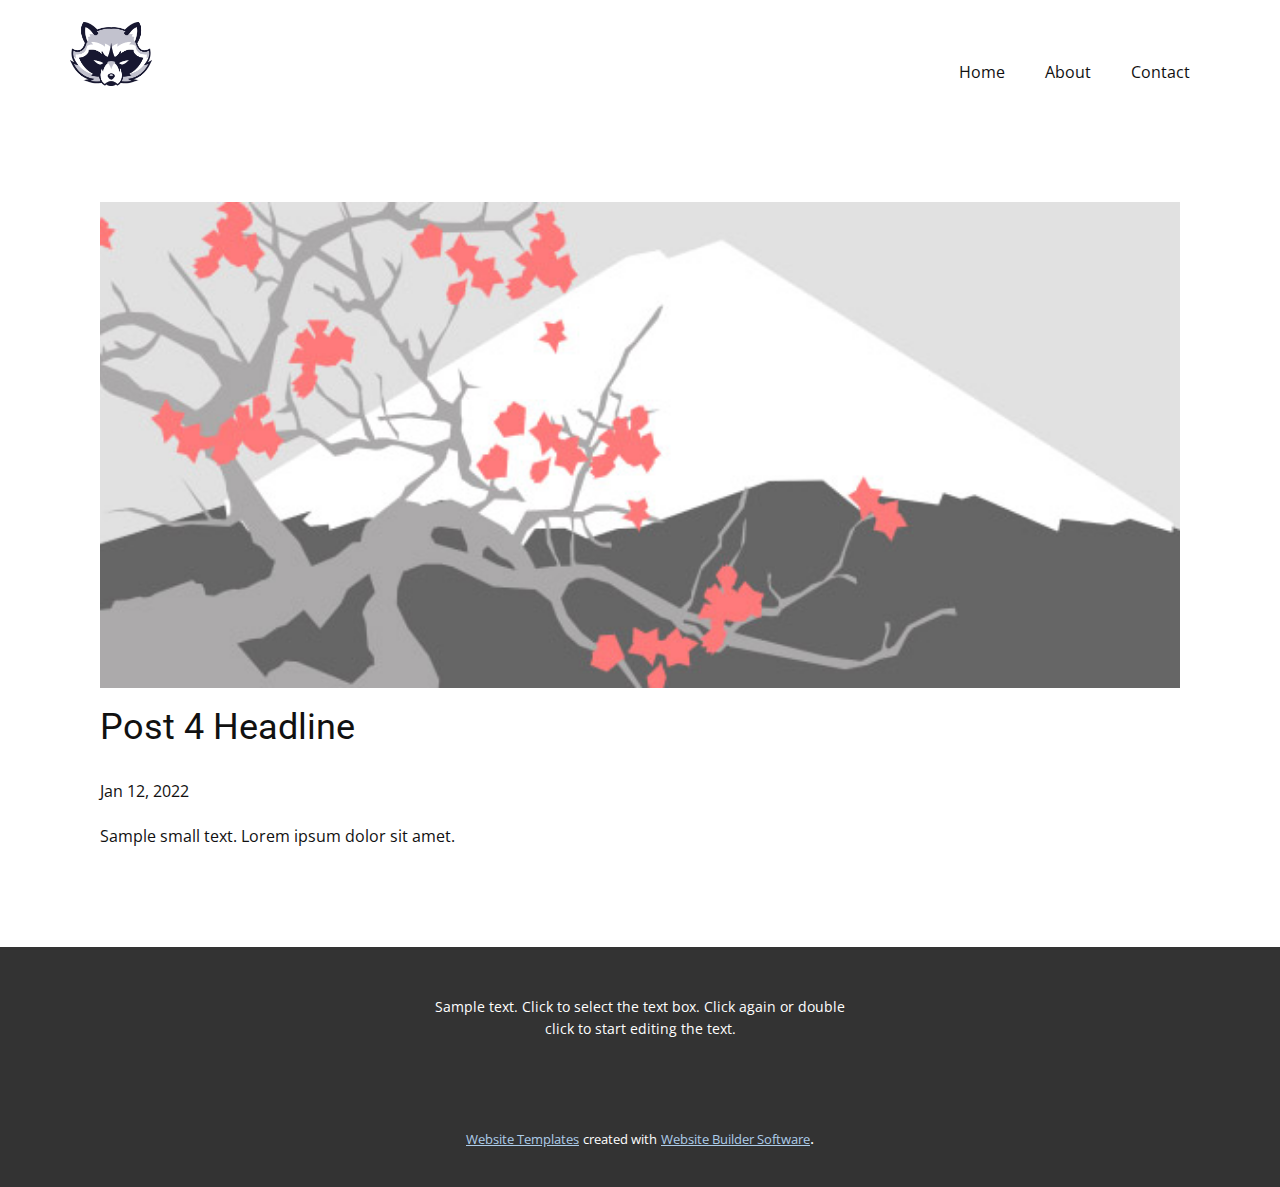
<file: blog/post-3.html>
<!doctype html>
<html style="font-size: 16px;"><head>
    <meta name="viewport" content="width=device-width, initial-scale=1.0">
    <meta charset="utf-8">
    <meta name="keywords" content="Post 1 Headline">
    <meta name="description" content="">
    <meta name="page_type" content="np-template-header-footer-from-plugin">
    <title>Post 4 Headline</title>
    <link rel="stylesheet" href="../nicepage.css" media="screen">
<link rel="stylesheet" href="../Post-Template.css" media="screen">
    <script class="u-script" type="text/javascript" src="../jquery.js" defer=""></script>
    <script class="u-script" type="text/javascript" src="../nicepage.js" defer=""></script>
    <meta name="generator" content="Nicepage 4.2.6, nicepage.com">
    <link id="u-theme-google-font" rel="stylesheet" href="https://fonts.googleapis.com/css?family=Roboto:100,100i,300,300i,400,400i,500,500i,700,700i,900,900i|Open+Sans:300,300i,400,400i,600,600i,700,700i,800,800i">
    
    
    <script type="application/ld+json">{
		"@context": "http://schema.org",
		"@type": "Organization",
		"name": "",
		"logo": "images/422f18ee6565720c2ac24beb805889554ec9608e19ecd1fb407080ee5baa9e9a51da5769432a87fde53e5b4554cbbc0b646c91206f1bcb8b882e79_1280.png"
}</script>
    <meta name="theme-color" content="#478ac9">
  </head>
  <body class="u-body"><header class="u-clearfix u-header u-header" id="sec-8539"><div class="u-clearfix u-sheet u-valign-middle u-sheet-1">
        <a href="https://nicepage.com" class="u-image u-logo u-image-1" data-image-width="1280" data-image-height="998">
          <img src="../images/422f18ee6565720c2ac24beb805889554ec9608e19ecd1fb407080ee5baa9e9a51da5769432a87fde53e5b4554cbbc0b646c91206f1bcb8b882e79_1280.png" class="u-logo-image u-logo-image-1">
        </a>
        <nav class="u-menu u-menu-dropdown u-offcanvas u-menu-1">
          <div class="menu-collapse" style="font-size: 1rem; letter-spacing: 0px;">
            <a class="u-button-style u-custom-left-right-menu-spacing u-custom-padding-bottom u-custom-top-bottom-menu-spacing u-nav-link u-text-active-palette-1-base u-text-hover-palette-2-base" href="#">
              <svg viewBox="0 0 24 24"><use xmlns:xlink="http://www.w3.org/1999/xlink" xlink:href="#menu-hamburger"></use></svg>
              <svg version="1.1" xmlns="http://www.w3.org/2000/svg" xmlns:xlink="http://www.w3.org/1999/xlink"><defs><symbol id="menu-hamburger" viewBox="0 0 16 16" style="width: 16px; height: 16px;"><rect y="1" width="16" height="2"></rect><rect y="7" width="16" height="2"></rect><rect y="13" width="16" height="2"></rect>
</symbol>
</defs></svg>
            </a>
          </div>
          <div class="u-nav-container">
            <ul class="u-nav u-unstyled u-nav-1"><li class="u-nav-item"><a class="u-button-style u-nav-link u-text-active-palette-1-base u-text-hover-palette-2-base" href="../Home.html" style="padding: 10px 20px;">Home</a>
</li><li class="u-nav-item"><a class="u-button-style u-nav-link u-text-active-palette-1-base u-text-hover-palette-2-base" href="../About.html" style="padding: 10px 20px;">About</a>
</li><li class="u-nav-item"><a class="u-button-style u-nav-link u-text-active-palette-1-base u-text-hover-palette-2-base" href="../Contact.html" style="padding: 10px 20px;">Contact</a>
</li></ul>
          </div>
          <div class="u-nav-container-collapse">
            <div class="u-black u-container-style u-inner-container-layout u-opacity u-opacity-95 u-sidenav">
              <div class="u-inner-container-layout u-sidenav-overflow">
                <div class="u-menu-close"></div>
                <ul class="u-align-center u-nav u-popupmenu-items u-unstyled u-nav-2"><li class="u-nav-item"><a class="u-button-style u-nav-link" href="../Home.html">Home</a>
</li><li class="u-nav-item"><a class="u-button-style u-nav-link" href="../About.html">About</a>
</li><li class="u-nav-item"><a class="u-button-style u-nav-link" href="../Contact.html">Contact</a>
</li></ul>
              </div>
            </div>
            <div class="u-black u-menu-overlay u-opacity u-opacity-70"></div>
          </div>
        </nav>
      </div></header>
    <section class="u-align-center u-clearfix u-section-1" id="sec-964b">
      <div class="u-clearfix u-sheet u-valign-middle-md u-valign-middle-sm u-valign-middle-xs u-sheet-1"><!--post_details--><!--post_details_options_json--><!--{"source":""}--><!--/post_details_options_json--><!--blog_post-->
        <div class="u-container-style u-expanded-width u-post-details u-post-details-1">
          <div class="u-container-layout u-valign-middle u-container-layout-1"><!--blog_post_image-->
            <img alt="" class="u-blog-control u-expanded-width u-image u-image-default u-image-1" src="[data-uri]"><!--/blog_post_image--><!--blog_post_header-->
            <h2 class="u-blog-control u-text u-text-1">Post 4 Headline</h2><!--/blog_post_header--><!--blog_post_metadata-->
            <div class="u-blog-control u-metadata u-metadata-1"><!--blog_post_metadata_date-->
              <span class="u-meta-date u-meta-icon">Jan 12, 2022</span><!--/blog_post_metadata_date--><!--blog_post_metadata_category-->
              <!--/blog_post_metadata_category--><!--blog_post_metadata_comments-->
              <!--/blog_post_metadata_comments-->
            </div><!--/blog_post_metadata--><!--blog_post_content-->
            <div class="u-align-justify u-blog-control u-post-content u-text u-text-2 fr-view">
  Sample small text. Lorem ipsum dolor sit amet.
  </div><!--/blog_post_content-->
          </div>
        </div><!--/blog_post--><!--/post_details-->
      </div>
    </section>
    
    
    <footer class="u-align-center u-clearfix u-footer u-grey-80 u-footer" id="sec-fe2e"><div class="u-clearfix u-sheet u-sheet-1">
        <p class="u-small-text u-text u-text-variant u-text-1">Sample text. Click to select the text box. Click again or double click to start editing the text.</p>
      </div></footer>
    <section class="u-backlink u-clearfix u-grey-80">
      <a class="u-link" href="https://nicepage.com/website-templates" target="_blank">
        <span>Website Templates</span>
      </a>
      <p class="u-text">
        <span>created with</span>
      </p>
      <a class="u-link" href="" target="_blank">
        <span>Website Builder Software</span>
      </a>. 
    </section>
  
</body></html>
</file>
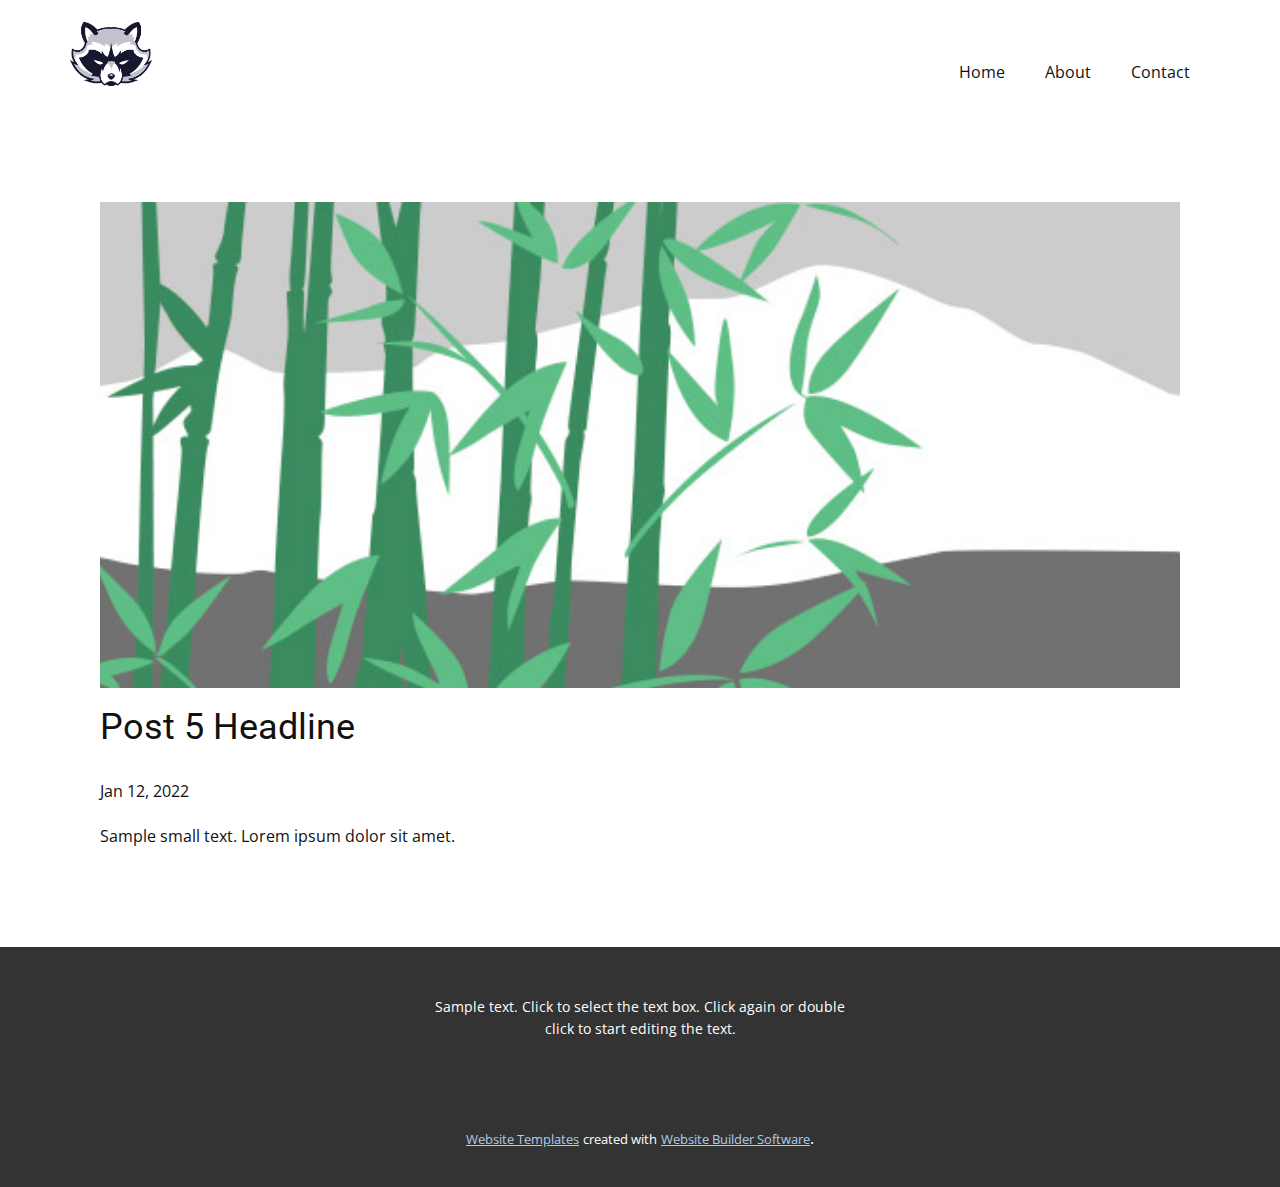
<file: blog/post-4.html>
<!doctype html>
<html style="font-size: 16px;"><head>
    <meta name="viewport" content="width=device-width, initial-scale=1.0">
    <meta charset="utf-8">
    <meta name="keywords" content="Post 1 Headline">
    <meta name="description" content="">
    <meta name="page_type" content="np-template-header-footer-from-plugin">
    <title>Post 5 Headline</title>
    <link rel="stylesheet" href="../nicepage.css" media="screen">
<link rel="stylesheet" href="../Post-Template.css" media="screen">
    <script class="u-script" type="text/javascript" src="../jquery.js" defer=""></script>
    <script class="u-script" type="text/javascript" src="../nicepage.js" defer=""></script>
    <meta name="generator" content="Nicepage 4.2.6, nicepage.com">
    <link id="u-theme-google-font" rel="stylesheet" href="https://fonts.googleapis.com/css?family=Roboto:100,100i,300,300i,400,400i,500,500i,700,700i,900,900i|Open+Sans:300,300i,400,400i,600,600i,700,700i,800,800i">
    
    
    <script type="application/ld+json">{
		"@context": "http://schema.org",
		"@type": "Organization",
		"name": "",
		"logo": "images/422f18ee6565720c2ac24beb805889554ec9608e19ecd1fb407080ee5baa9e9a51da5769432a87fde53e5b4554cbbc0b646c91206f1bcb8b882e79_1280.png"
}</script>
    <meta name="theme-color" content="#478ac9">
  </head>
  <body class="u-body"><header class="u-clearfix u-header u-header" id="sec-8539"><div class="u-clearfix u-sheet u-valign-middle u-sheet-1">
        <a href="https://nicepage.com" class="u-image u-logo u-image-1" data-image-width="1280" data-image-height="998">
          <img src="../images/422f18ee6565720c2ac24beb805889554ec9608e19ecd1fb407080ee5baa9e9a51da5769432a87fde53e5b4554cbbc0b646c91206f1bcb8b882e79_1280.png" class="u-logo-image u-logo-image-1">
        </a>
        <nav class="u-menu u-menu-dropdown u-offcanvas u-menu-1">
          <div class="menu-collapse" style="font-size: 1rem; letter-spacing: 0px;">
            <a class="u-button-style u-custom-left-right-menu-spacing u-custom-padding-bottom u-custom-top-bottom-menu-spacing u-nav-link u-text-active-palette-1-base u-text-hover-palette-2-base" href="#">
              <svg viewBox="0 0 24 24"><use xmlns:xlink="http://www.w3.org/1999/xlink" xlink:href="#menu-hamburger"></use></svg>
              <svg version="1.1" xmlns="http://www.w3.org/2000/svg" xmlns:xlink="http://www.w3.org/1999/xlink"><defs><symbol id="menu-hamburger" viewBox="0 0 16 16" style="width: 16px; height: 16px;"><rect y="1" width="16" height="2"></rect><rect y="7" width="16" height="2"></rect><rect y="13" width="16" height="2"></rect>
</symbol>
</defs></svg>
            </a>
          </div>
          <div class="u-nav-container">
            <ul class="u-nav u-unstyled u-nav-1"><li class="u-nav-item"><a class="u-button-style u-nav-link u-text-active-palette-1-base u-text-hover-palette-2-base" href="../Home.html" style="padding: 10px 20px;">Home</a>
</li><li class="u-nav-item"><a class="u-button-style u-nav-link u-text-active-palette-1-base u-text-hover-palette-2-base" href="../About.html" style="padding: 10px 20px;">About</a>
</li><li class="u-nav-item"><a class="u-button-style u-nav-link u-text-active-palette-1-base u-text-hover-palette-2-base" href="../Contact.html" style="padding: 10px 20px;">Contact</a>
</li></ul>
          </div>
          <div class="u-nav-container-collapse">
            <div class="u-black u-container-style u-inner-container-layout u-opacity u-opacity-95 u-sidenav">
              <div class="u-inner-container-layout u-sidenav-overflow">
                <div class="u-menu-close"></div>
                <ul class="u-align-center u-nav u-popupmenu-items u-unstyled u-nav-2"><li class="u-nav-item"><a class="u-button-style u-nav-link" href="../Home.html">Home</a>
</li><li class="u-nav-item"><a class="u-button-style u-nav-link" href="../About.html">About</a>
</li><li class="u-nav-item"><a class="u-button-style u-nav-link" href="../Contact.html">Contact</a>
</li></ul>
              </div>
            </div>
            <div class="u-black u-menu-overlay u-opacity u-opacity-70"></div>
          </div>
        </nav>
      </div></header>
    <section class="u-align-center u-clearfix u-section-1" id="sec-964b">
      <div class="u-clearfix u-sheet u-valign-middle-md u-valign-middle-sm u-valign-middle-xs u-sheet-1"><!--post_details--><!--post_details_options_json--><!--{"source":""}--><!--/post_details_options_json--><!--blog_post-->
        <div class="u-container-style u-expanded-width u-post-details u-post-details-1">
          <div class="u-container-layout u-valign-middle u-container-layout-1"><!--blog_post_image-->
            <img alt="" class="u-blog-control u-expanded-width u-image u-image-default u-image-1" src="[data-uri]"><!--/blog_post_image--><!--blog_post_header-->
            <h2 class="u-blog-control u-text u-text-1">Post 5 Headline</h2><!--/blog_post_header--><!--blog_post_metadata-->
            <div class="u-blog-control u-metadata u-metadata-1"><!--blog_post_metadata_date-->
              <span class="u-meta-date u-meta-icon">Jan 12, 2022</span><!--/blog_post_metadata_date--><!--blog_post_metadata_category-->
              <!--/blog_post_metadata_category--><!--blog_post_metadata_comments-->
              <!--/blog_post_metadata_comments-->
            </div><!--/blog_post_metadata--><!--blog_post_content-->
            <div class="u-align-justify u-blog-control u-post-content u-text u-text-2 fr-view">
  Sample small text. Lorem ipsum dolor sit amet.
  </div><!--/blog_post_content-->
          </div>
        </div><!--/blog_post--><!--/post_details-->
      </div>
    </section>
    
    
    <footer class="u-align-center u-clearfix u-footer u-grey-80 u-footer" id="sec-fe2e"><div class="u-clearfix u-sheet u-sheet-1">
        <p class="u-small-text u-text u-text-variant u-text-1">Sample text. Click to select the text box. Click again or double click to start editing the text.</p>
      </div></footer>
    <section class="u-backlink u-clearfix u-grey-80">
      <a class="u-link" href="https://nicepage.com/website-templates" target="_blank">
        <span>Website Templates</span>
      </a>
      <p class="u-text">
        <span>created with</span>
      </p>
      <a class="u-link" href="" target="_blank">
        <span>Website Builder Software</span>
      </a>. 
    </section>
  
</body></html>
</file>
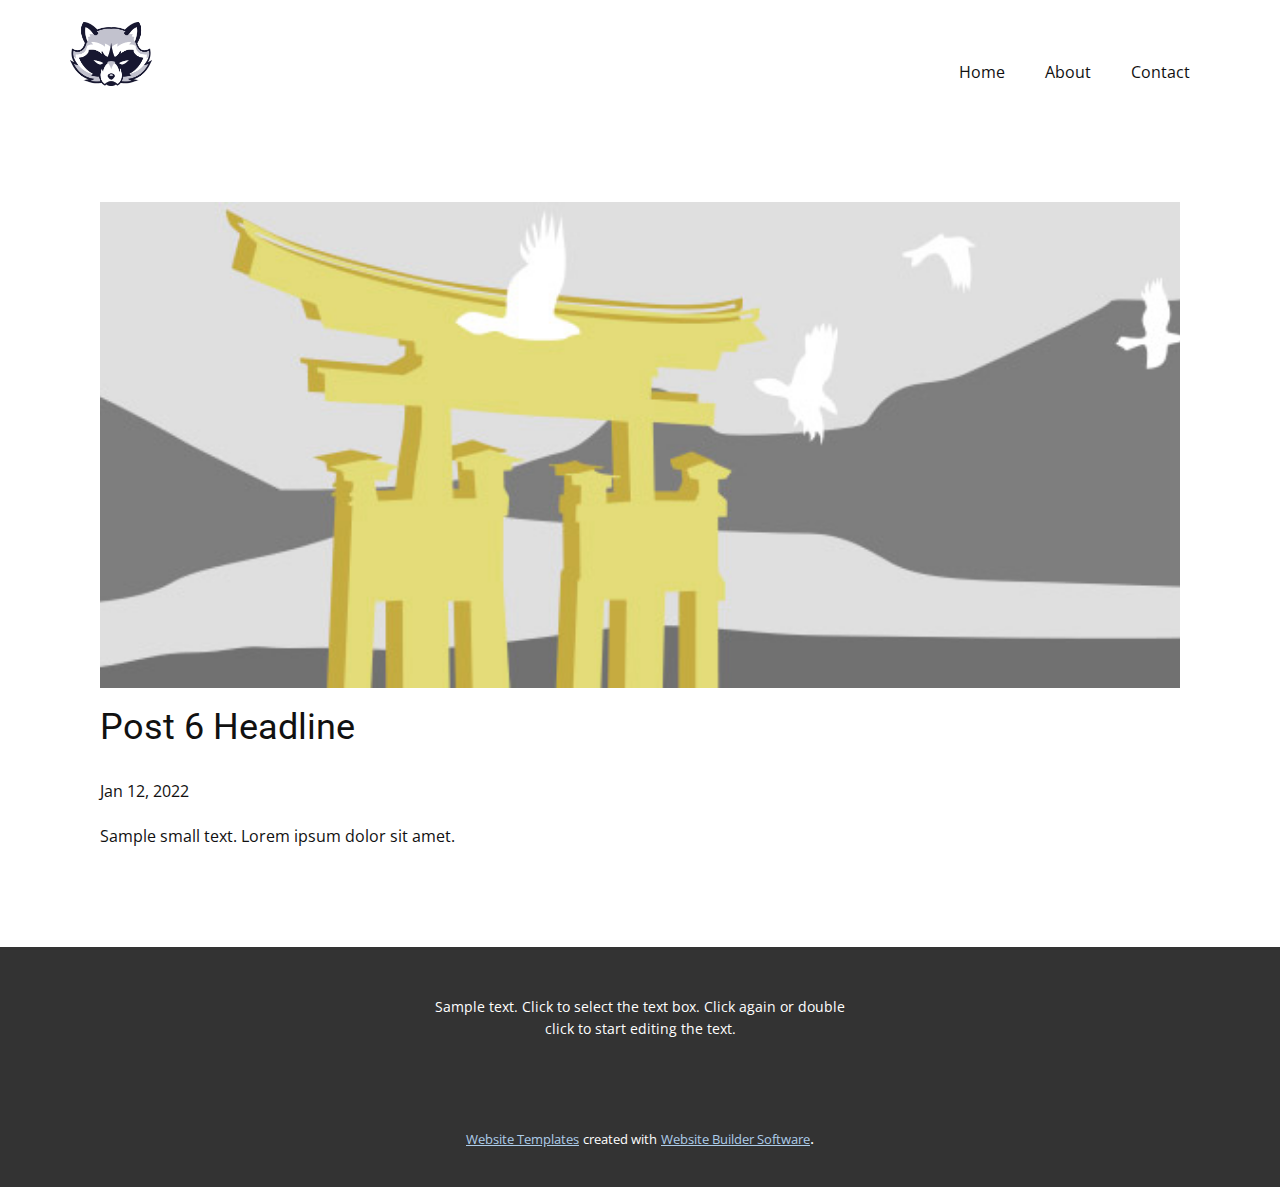
<file: blog/post-5.html>
<!doctype html>
<html style="font-size: 16px;"><head>
    <meta name="viewport" content="width=device-width, initial-scale=1.0">
    <meta charset="utf-8">
    <meta name="keywords" content="Post 1 Headline">
    <meta name="description" content="">
    <meta name="page_type" content="np-template-header-footer-from-plugin">
    <title>Post 6 Headline</title>
    <link rel="stylesheet" href="../nicepage.css" media="screen">
<link rel="stylesheet" href="../Post-Template.css" media="screen">
    <script class="u-script" type="text/javascript" src="../jquery.js" defer=""></script>
    <script class="u-script" type="text/javascript" src="../nicepage.js" defer=""></script>
    <meta name="generator" content="Nicepage 4.2.6, nicepage.com">
    <link id="u-theme-google-font" rel="stylesheet" href="https://fonts.googleapis.com/css?family=Roboto:100,100i,300,300i,400,400i,500,500i,700,700i,900,900i|Open+Sans:300,300i,400,400i,600,600i,700,700i,800,800i">
    
    
    <script type="application/ld+json">{
		"@context": "http://schema.org",
		"@type": "Organization",
		"name": "",
		"logo": "images/422f18ee6565720c2ac24beb805889554ec9608e19ecd1fb407080ee5baa9e9a51da5769432a87fde53e5b4554cbbc0b646c91206f1bcb8b882e79_1280.png"
}</script>
    <meta name="theme-color" content="#478ac9">
  </head>
  <body class="u-body"><header class="u-clearfix u-header u-header" id="sec-8539"><div class="u-clearfix u-sheet u-valign-middle u-sheet-1">
        <a href="https://nicepage.com" class="u-image u-logo u-image-1" data-image-width="1280" data-image-height="998">
          <img src="../images/422f18ee6565720c2ac24beb805889554ec9608e19ecd1fb407080ee5baa9e9a51da5769432a87fde53e5b4554cbbc0b646c91206f1bcb8b882e79_1280.png" class="u-logo-image u-logo-image-1">
        </a>
        <nav class="u-menu u-menu-dropdown u-offcanvas u-menu-1">
          <div class="menu-collapse" style="font-size: 1rem; letter-spacing: 0px;">
            <a class="u-button-style u-custom-left-right-menu-spacing u-custom-padding-bottom u-custom-top-bottom-menu-spacing u-nav-link u-text-active-palette-1-base u-text-hover-palette-2-base" href="#">
              <svg viewBox="0 0 24 24"><use xmlns:xlink="http://www.w3.org/1999/xlink" xlink:href="#menu-hamburger"></use></svg>
              <svg version="1.1" xmlns="http://www.w3.org/2000/svg" xmlns:xlink="http://www.w3.org/1999/xlink"><defs><symbol id="menu-hamburger" viewBox="0 0 16 16" style="width: 16px; height: 16px;"><rect y="1" width="16" height="2"></rect><rect y="7" width="16" height="2"></rect><rect y="13" width="16" height="2"></rect>
</symbol>
</defs></svg>
            </a>
          </div>
          <div class="u-nav-container">
            <ul class="u-nav u-unstyled u-nav-1"><li class="u-nav-item"><a class="u-button-style u-nav-link u-text-active-palette-1-base u-text-hover-palette-2-base" href="../Home.html" style="padding: 10px 20px;">Home</a>
</li><li class="u-nav-item"><a class="u-button-style u-nav-link u-text-active-palette-1-base u-text-hover-palette-2-base" href="../About.html" style="padding: 10px 20px;">About</a>
</li><li class="u-nav-item"><a class="u-button-style u-nav-link u-text-active-palette-1-base u-text-hover-palette-2-base" href="../Contact.html" style="padding: 10px 20px;">Contact</a>
</li></ul>
          </div>
          <div class="u-nav-container-collapse">
            <div class="u-black u-container-style u-inner-container-layout u-opacity u-opacity-95 u-sidenav">
              <div class="u-inner-container-layout u-sidenav-overflow">
                <div class="u-menu-close"></div>
                <ul class="u-align-center u-nav u-popupmenu-items u-unstyled u-nav-2"><li class="u-nav-item"><a class="u-button-style u-nav-link" href="../Home.html">Home</a>
</li><li class="u-nav-item"><a class="u-button-style u-nav-link" href="../About.html">About</a>
</li><li class="u-nav-item"><a class="u-button-style u-nav-link" href="../Contact.html">Contact</a>
</li></ul>
              </div>
            </div>
            <div class="u-black u-menu-overlay u-opacity u-opacity-70"></div>
          </div>
        </nav>
      </div></header>
    <section class="u-align-center u-clearfix u-section-1" id="sec-964b">
      <div class="u-clearfix u-sheet u-valign-middle-md u-valign-middle-sm u-valign-middle-xs u-sheet-1"><!--post_details--><!--post_details_options_json--><!--{"source":""}--><!--/post_details_options_json--><!--blog_post-->
        <div class="u-container-style u-expanded-width u-post-details u-post-details-1">
          <div class="u-container-layout u-valign-middle u-container-layout-1"><!--blog_post_image-->
            <img alt="" class="u-blog-control u-expanded-width u-image u-image-default u-image-1" src="[data-uri]"><!--/blog_post_image--><!--blog_post_header-->
            <h2 class="u-blog-control u-text u-text-1">Post 6 Headline</h2><!--/blog_post_header--><!--blog_post_metadata-->
            <div class="u-blog-control u-metadata u-metadata-1"><!--blog_post_metadata_date-->
              <span class="u-meta-date u-meta-icon">Jan 12, 2022</span><!--/blog_post_metadata_date--><!--blog_post_metadata_category-->
              <!--/blog_post_metadata_category--><!--blog_post_metadata_comments-->
              <!--/blog_post_metadata_comments-->
            </div><!--/blog_post_metadata--><!--blog_post_content-->
            <div class="u-align-justify u-blog-control u-post-content u-text u-text-2 fr-view">
  Sample small text. Lorem ipsum dolor sit amet.
  </div><!--/blog_post_content-->
          </div>
        </div><!--/blog_post--><!--/post_details-->
      </div>
    </section>
    
    
    <footer class="u-align-center u-clearfix u-footer u-grey-80 u-footer" id="sec-fe2e"><div class="u-clearfix u-sheet u-sheet-1">
        <p class="u-small-text u-text u-text-variant u-text-1">Sample text. Click to select the text box. Click again or double click to start editing the text.</p>
      </div></footer>
    <section class="u-backlink u-clearfix u-grey-80">
      <a class="u-link" href="https://nicepage.com/website-templates" target="_blank">
        <span>Website Templates</span>
      </a>
      <p class="u-text">
        <span>created with</span>
      </p>
      <a class="u-link" href="" target="_blank">
        <span>Website Builder Software</span>
      </a>. 
    </section>
  
</body></html>
</file>
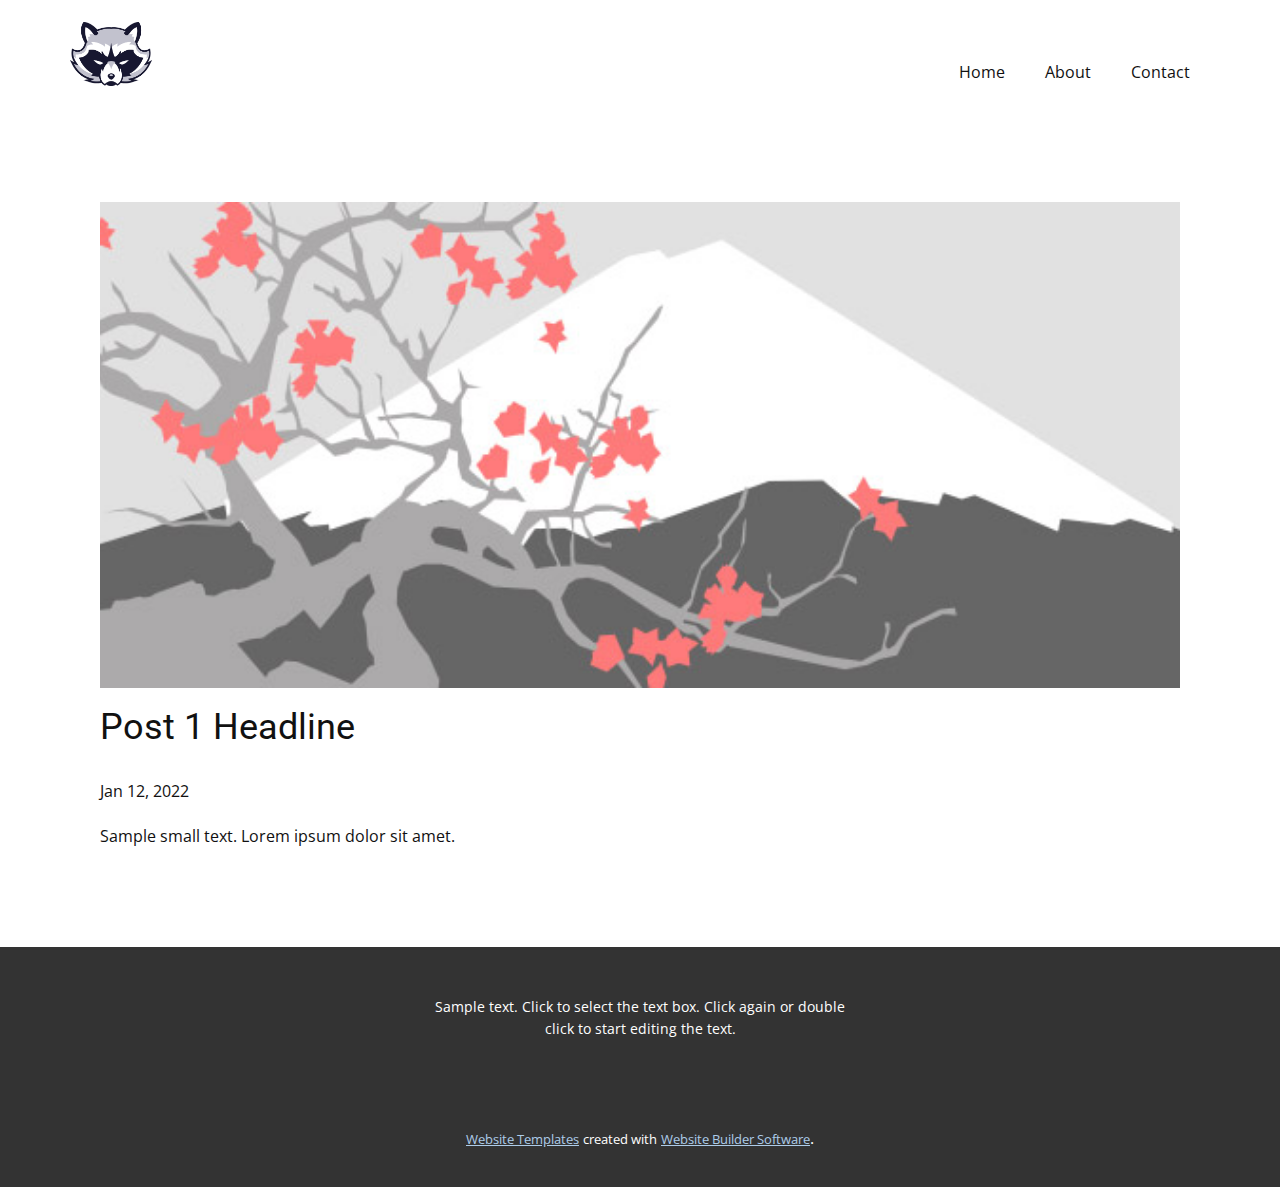
<file: blog/post.html>
<!doctype html>
<html style="font-size: 16px;"><head>
    <meta name="viewport" content="width=device-width, initial-scale=1.0">
    <meta charset="utf-8">
    <meta name="keywords" content="Post 1 Headline">
    <meta name="description" content="">
    <meta name="page_type" content="np-template-header-footer-from-plugin">
    <title>Post 1 Headline</title>
    <link rel="stylesheet" href="../nicepage.css" media="screen">
<link rel="stylesheet" href="../Post-Template.css" media="screen">
    <script class="u-script" type="text/javascript" src="../jquery.js" defer=""></script>
    <script class="u-script" type="text/javascript" src="../nicepage.js" defer=""></script>
    <meta name="generator" content="Nicepage 4.2.6, nicepage.com">
    <link id="u-theme-google-font" rel="stylesheet" href="https://fonts.googleapis.com/css?family=Roboto:100,100i,300,300i,400,400i,500,500i,700,700i,900,900i|Open+Sans:300,300i,400,400i,600,600i,700,700i,800,800i">
    
    
    <script type="application/ld+json">{
		"@context": "http://schema.org",
		"@type": "Organization",
		"name": "",
		"logo": "images/422f18ee6565720c2ac24beb805889554ec9608e19ecd1fb407080ee5baa9e9a51da5769432a87fde53e5b4554cbbc0b646c91206f1bcb8b882e79_1280.png"
}</script>
    <meta name="theme-color" content="#478ac9">
  </head>
  <body class="u-body"><header class="u-clearfix u-header u-header" id="sec-8539"><div class="u-clearfix u-sheet u-valign-middle u-sheet-1">
        <a href="https://nicepage.com" class="u-image u-logo u-image-1" data-image-width="1280" data-image-height="998">
          <img src="../images/422f18ee6565720c2ac24beb805889554ec9608e19ecd1fb407080ee5baa9e9a51da5769432a87fde53e5b4554cbbc0b646c91206f1bcb8b882e79_1280.png" class="u-logo-image u-logo-image-1">
        </a>
        <nav class="u-menu u-menu-dropdown u-offcanvas u-menu-1">
          <div class="menu-collapse" style="font-size: 1rem; letter-spacing: 0px;">
            <a class="u-button-style u-custom-left-right-menu-spacing u-custom-padding-bottom u-custom-top-bottom-menu-spacing u-nav-link u-text-active-palette-1-base u-text-hover-palette-2-base" href="#">
              <svg viewBox="0 0 24 24"><use xmlns:xlink="http://www.w3.org/1999/xlink" xlink:href="#menu-hamburger"></use></svg>
              <svg version="1.1" xmlns="http://www.w3.org/2000/svg" xmlns:xlink="http://www.w3.org/1999/xlink"><defs><symbol id="menu-hamburger" viewBox="0 0 16 16" style="width: 16px; height: 16px;"><rect y="1" width="16" height="2"></rect><rect y="7" width="16" height="2"></rect><rect y="13" width="16" height="2"></rect>
</symbol>
</defs></svg>
            </a>
          </div>
          <div class="u-nav-container">
            <ul class="u-nav u-unstyled u-nav-1"><li class="u-nav-item"><a class="u-button-style u-nav-link u-text-active-palette-1-base u-text-hover-palette-2-base" href="../Home.html" style="padding: 10px 20px;">Home</a>
</li><li class="u-nav-item"><a class="u-button-style u-nav-link u-text-active-palette-1-base u-text-hover-palette-2-base" href="../About.html" style="padding: 10px 20px;">About</a>
</li><li class="u-nav-item"><a class="u-button-style u-nav-link u-text-active-palette-1-base u-text-hover-palette-2-base" href="../Contact.html" style="padding: 10px 20px;">Contact</a>
</li></ul>
          </div>
          <div class="u-nav-container-collapse">
            <div class="u-black u-container-style u-inner-container-layout u-opacity u-opacity-95 u-sidenav">
              <div class="u-inner-container-layout u-sidenav-overflow">
                <div class="u-menu-close"></div>
                <ul class="u-align-center u-nav u-popupmenu-items u-unstyled u-nav-2"><li class="u-nav-item"><a class="u-button-style u-nav-link" href="../Home.html">Home</a>
</li><li class="u-nav-item"><a class="u-button-style u-nav-link" href="../About.html">About</a>
</li><li class="u-nav-item"><a class="u-button-style u-nav-link" href="../Contact.html">Contact</a>
</li></ul>
              </div>
            </div>
            <div class="u-black u-menu-overlay u-opacity u-opacity-70"></div>
          </div>
        </nav>
      </div></header>
    <section class="u-align-center u-clearfix u-section-1" id="sec-964b">
      <div class="u-clearfix u-sheet u-valign-middle-md u-valign-middle-sm u-valign-middle-xs u-sheet-1"><!--post_details--><!--post_details_options_json--><!--{"source":""}--><!--/post_details_options_json--><!--blog_post-->
        <div class="u-container-style u-expanded-width u-post-details u-post-details-1">
          <div class="u-container-layout u-valign-middle u-container-layout-1"><!--blog_post_image-->
            <img alt="" class="u-blog-control u-expanded-width u-image u-image-default u-image-1" src="[data-uri]"><!--/blog_post_image--><!--blog_post_header-->
            <h2 class="u-blog-control u-text u-text-1">Post 1 Headline</h2><!--/blog_post_header--><!--blog_post_metadata-->
            <div class="u-blog-control u-metadata u-metadata-1"><!--blog_post_metadata_date-->
              <span class="u-meta-date u-meta-icon">Jan 12, 2022</span><!--/blog_post_metadata_date--><!--blog_post_metadata_category-->
              <!--/blog_post_metadata_category--><!--blog_post_metadata_comments-->
              <!--/blog_post_metadata_comments-->
            </div><!--/blog_post_metadata--><!--blog_post_content-->
            <div class="u-align-justify u-blog-control u-post-content u-text u-text-2 fr-view">
  Sample small text. Lorem ipsum dolor sit amet.
  </div><!--/blog_post_content-->
          </div>
        </div><!--/blog_post--><!--/post_details-->
      </div>
    </section>
    
    
    <footer class="u-align-center u-clearfix u-footer u-grey-80 u-footer" id="sec-fe2e"><div class="u-clearfix u-sheet u-sheet-1">
        <p class="u-small-text u-text u-text-variant u-text-1">Sample text. Click to select the text box. Click again or double click to start editing the text.</p>
      </div></footer>
    <section class="u-backlink u-clearfix u-grey-80">
      <a class="u-link" href="https://nicepage.com/website-templates" target="_blank">
        <span>Website Templates</span>
      </a>
      <p class="u-text">
        <span>created with</span>
      </p>
      <a class="u-link" href="" target="_blank">
        <span>Website Builder Software</span>
      </a>. 
    </section>
  
</body></html>
</file>
